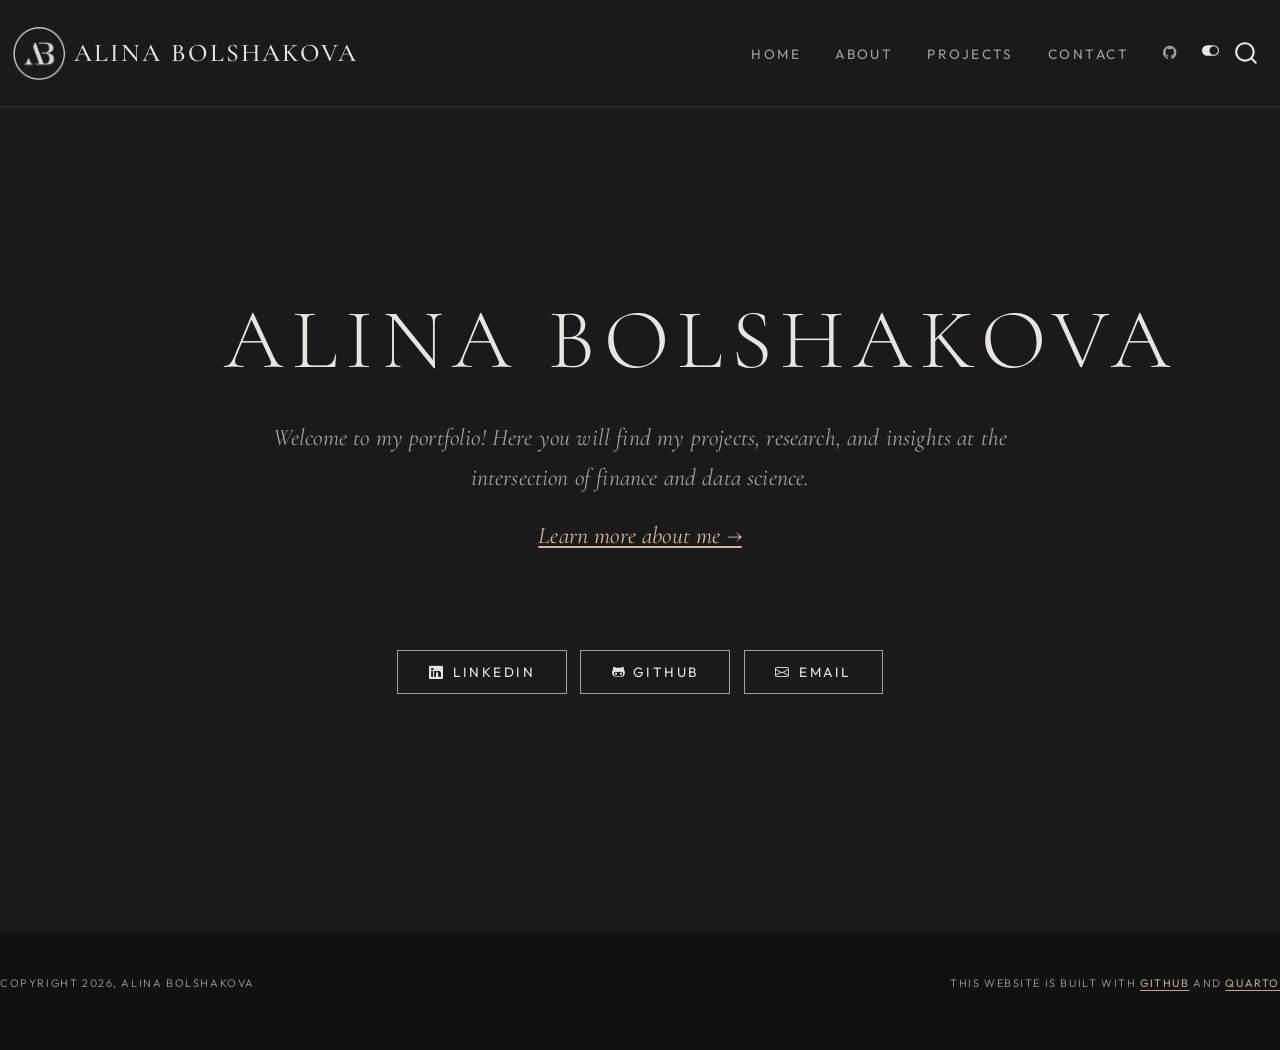
<file: docs/index.html>
<!DOCTYPE html>
<html xmlns="http://www.w3.org/1999/xhtml" lang="en" xml:lang="en"><head>

<meta charset="utf-8">
<meta name="generator" content="quarto-1.9.36">

<meta name="viewport" content="width=device-width, initial-scale=1.0, user-scalable=yes">


<title>Alina Bolshakova</title>
<style>
/* Default styles provided by pandoc.
** See https://pandoc.org/MANUAL.html#variables-for-html for config info.
*/
code{white-space: pre-wrap;}
span.smallcaps{font-variant: small-caps;}
div.columns{display: flex; gap: min(4vw, 1.5em);}
div.column{flex: auto; overflow-x: auto;}
div.hanging-indent{margin-left: 1.5em; text-indent: -1.5em;}
ul.task-list{list-style: none;}
ul.task-list li input[type="checkbox"] {
  width: 0.8em;
  margin: 0 0.8em 0.2em -1em; /* quarto-specific, see https://github.com/quarto-dev/quarto-cli/issues/4556 */ 
  vertical-align: middle;
}
</style>


<script src="site_libs/quarto-nav/quarto-nav.js"></script>
<script src="site_libs/quarto-nav/headroom.min.js"></script>
<script src="site_libs/clipboard/clipboard.min.js"></script>
<script src="site_libs/quarto-search/autocomplete.umd.js"></script>
<script src="site_libs/quarto-search/fuse.min.js"></script>
<script src="site_libs/quarto-search/quarto-search.js"></script>
<meta name="quarto:offset" content="./">
<link href="./images/favicon-32x32.png" rel="icon" type="image/png">
<script src="site_libs/quarto-html/quarto.js" type="module"></script>
<script src="site_libs/quarto-html/tabsets/tabsets.js" type="module"></script>
<script src="site_libs/quarto-html/popper.min.js"></script>
<script src="site_libs/quarto-html/tippy.umd.min.js"></script>
<link href="site_libs/quarto-html/tippy.css" rel="stylesheet">
<link href="site_libs/quarto-html/quarto-syntax-highlighting-845c23b38eaddc0f92fda52bfe77a8c8.css" rel="stylesheet" class="quarto-color-scheme" id="quarto-text-highlighting-styles">
<link href="site_libs/quarto-html/quarto-syntax-highlighting-dark-f418161beb48e0141c760e455f12af2c.css" rel="stylesheet" class="quarto-color-scheme quarto-color-alternate" id="quarto-text-highlighting-styles">
<script src="site_libs/bootstrap/bootstrap.min.js"></script>
<link href="site_libs/bootstrap/bootstrap-icons.css" rel="stylesheet">
<link href="site_libs/bootstrap/bootstrap-83a77434e199faefe5cae36e057cf923.min.css" rel="stylesheet" append-hash="true" class="quarto-color-scheme" id="quarto-bootstrap" data-mode="light">
<link href="site_libs/bootstrap/bootstrap-dark-666e0439b130087d76f5d3e50e39966d.min.css" rel="stylesheet" append-hash="true" class="quarto-color-scheme quarto-color-alternate" id="quarto-bootstrap" data-mode="dark">
<link href="site_libs/quarto-contrib/fontawesome6-6.7.2/all.min.css" rel="stylesheet">
<link href="site_libs/quarto-contrib/fontawesome6-6.7.2/latex-fontsize.css" rel="stylesheet">
<script id="quarto-search-options" type="application/json">{
  "location": "navbar",
  "copy-button": false,
  "collapse-after": 3,
  "panel-placement": "end",
  "type": "overlay",
  "limit": 50,
  "keyboard-shortcut": [
    "f",
    "/",
    "s"
  ],
  "show-item-context": false,
  "language": {
    "search-no-results-text": "No results",
    "search-matching-documents-text": "matching documents",
    "search-copy-link-title": "Copy link to search",
    "search-hide-matches-text": "Hide additional matches",
    "search-more-match-text": "more match in this document",
    "search-more-matches-text": "more matches in this document",
    "search-clear-button-title": "Clear",
    "search-text-placeholder": "",
    "search-detached-cancel-button-title": "Cancel",
    "search-submit-button-title": "Submit",
    "search-label": "Search"
  }
}</script>


</head>

<body class="nav-fixed fullcontent quarto-dark"><script id="quarto-html-before-body" type="application/javascript">
    const toggleBodyColorMode = (bsSheetEl) => {
      const mode = bsSheetEl.getAttribute("data-mode");
      const bodyEl = window.document.querySelector("body");
      if (mode === "dark") {
        bodyEl.classList.add("quarto-dark");
        bodyEl.classList.remove("quarto-light");
      } else {
        bodyEl.classList.add("quarto-light");
        bodyEl.classList.remove("quarto-dark");
      }
    }
    const toggleBodyColorPrimary = () => {
      const bsSheetEl = window.document.querySelector("link#quarto-bootstrap:not([rel=disabled-stylesheet])");
      if (bsSheetEl) {
        toggleBodyColorMode(bsSheetEl);
      }
    }
    const setColorSchemeToggle = (alternate) => {
      const toggles = window.document.querySelectorAll('.quarto-color-scheme-toggle');
      for (let i=0; i < toggles.length; i++) {
        const toggle = toggles[i];
        if (toggle) {
          if (alternate) {
            toggle.classList.add("alternate");
          } else {
            toggle.classList.remove("alternate");
          }
        }
      }
    };
    const toggleColorMode = (alternate) => {
      // Switch the stylesheets
      const primaryStylesheets = window.document.querySelectorAll('link.quarto-color-scheme:not(.quarto-color-alternate)');
      const alternateStylesheets = window.document.querySelectorAll('link.quarto-color-scheme.quarto-color-alternate');
      manageTransitions('#quarto-margin-sidebar .nav-link', false);
      if (alternate) {
        // note: dark is layered on light, we don't disable primary!
        enableStylesheet(alternateStylesheets);
        for (const sheetNode of alternateStylesheets) {
          if (sheetNode.id === "quarto-bootstrap") {
            toggleBodyColorMode(sheetNode);
          }
        }
      } else {
        disableStylesheet(alternateStylesheets);
        enableStylesheet(primaryStylesheets)
        toggleBodyColorPrimary();
      }
      manageTransitions('#quarto-margin-sidebar .nav-link', true);
      // Switch the toggles
      setColorSchemeToggle(alternate)
      // Hack to workaround the fact that safari doesn't
      // properly recolor the scrollbar when toggling (#1455)
      if (navigator.userAgent.indexOf('Safari') > 0 && navigator.userAgent.indexOf('Chrome') == -1) {
        manageTransitions("body", false);
        window.scrollTo(0, 1);
        setTimeout(() => {
          window.scrollTo(0, 0);
          manageTransitions("body", true);
        }, 40);
      }
    }
    const disableStylesheet = (stylesheets) => {
      for (let i=0; i < stylesheets.length; i++) {
        const stylesheet = stylesheets[i];
        stylesheet.rel = 'disabled-stylesheet';
      }
    }
    const enableStylesheet = (stylesheets) => {
      for (let i=0; i < stylesheets.length; i++) {
        const stylesheet = stylesheets[i];
        if(stylesheet.rel !== 'stylesheet') { // for Chrome, which will still FOUC without this check
          stylesheet.rel = 'stylesheet';
        }
      }
    }
    const manageTransitions = (selector, allowTransitions) => {
      const els = window.document.querySelectorAll(selector);
      for (let i=0; i < els.length; i++) {
        const el = els[i];
        if (allowTransitions) {
          el.classList.remove('notransition');
        } else {
          el.classList.add('notransition');
        }
      }
    }
    const isFileUrl = () => {
      return window.location.protocol === 'file:';
    }
    const hasAlternateSentinel = () => {
      let styleSentinel = getColorSchemeSentinel();
      if (styleSentinel !== null) {
        return styleSentinel === "alternate";
      } else {
        return false;
      }
    }
    const setStyleSentinel = (alternate) => {
      const value = alternate ? "alternate" : "default";
      if (!isFileUrl()) {
        window.localStorage.setItem("quarto-color-scheme", value);
      } else {
        localAlternateSentinel = value;
      }
    }
    const getColorSchemeSentinel = () => {
      if (!isFileUrl()) {
        const storageValue = window.localStorage.getItem("quarto-color-scheme");
        return storageValue != null ? storageValue : localAlternateSentinel;
      } else {
        return localAlternateSentinel;
      }
    }
    const toggleGiscusIfUsed = (isAlternate, darkModeDefault) => {
      const baseTheme = document.querySelector('#giscus-base-theme')?.value ?? 'light';
      const alternateTheme = document.querySelector('#giscus-alt-theme')?.value ?? 'dark';
      let newTheme = '';
      if(authorPrefersDark) {
        newTheme = isAlternate ? baseTheme : alternateTheme;
      } else {
        newTheme = isAlternate ? alternateTheme : baseTheme;
      }
      const changeGiscusTheme = () => {
        // From: https://github.com/giscus/giscus/issues/336
        const sendMessage = (message) => {
          const iframe = document.querySelector('iframe.giscus-frame');
          if (!iframe) return;
          iframe.contentWindow.postMessage({ giscus: message }, 'https://giscus.app');
        }
        sendMessage({
          setConfig: {
            theme: newTheme
          }
        });
      }
      const isGiscussLoaded = window.document.querySelector('iframe.giscus-frame') !== null;
      if (isGiscussLoaded) {
        changeGiscusTheme();
      }
    };
    const authorPrefersDark = true;
    const darkModeDefault = authorPrefersDark;
    let localAlternateSentinel = darkModeDefault ? 'alternate' : 'default';
    // Dark / light mode switch
    window.quartoToggleColorScheme = () => {
      // Read the current dark / light value
      let toAlternate = !hasAlternateSentinel();
      toggleColorMode(toAlternate);
      setStyleSentinel(toAlternate);
      toggleGiscusIfUsed(toAlternate, darkModeDefault);
      window.dispatchEvent(new Event('resize'));
    };
    // Switch to dark mode if need be
    if (hasAlternateSentinel()) {
      toggleColorMode(true);
    } else {
      toggleColorMode(false);
    }
  </script>

<div id="quarto-search-results"></div>
  <header id="quarto-header" class="headroom fixed-top">
    <nav class="navbar navbar-expand-lg " data-bs-theme="dark">
      <div class="navbar-container container-fluid">
      <div class="navbar-brand-container mx-auto">
    <a href="./index.html" class="navbar-brand navbar-brand-logo">
    <img src="./images/logo.png" alt="" class="navbar-logo light-content">
    <img src="./images/logo.png" alt="" class="navbar-logo dark-content">
    </a>
    <a class="navbar-brand" href="./index.html">
    <span class="navbar-title">Alina Bolshakova</span>
    </a>
  </div>
            <div id="quarto-search" class="" title="Search"></div>
          <button class="navbar-toggler" type="button" data-bs-toggle="collapse" data-bs-target="#navbarCollapse" aria-controls="navbarCollapse" role="menu" aria-expanded="false" aria-label="Toggle navigation" onclick="if (window.quartoToggleHeadroom) { window.quartoToggleHeadroom(); }">
  <span class="navbar-toggler-icon"></span>
</button>
          <div class="collapse navbar-collapse" id="navbarCollapse">
            <ul class="navbar-nav navbar-nav-scroll ms-auto">
  <li class="nav-item">
    <a class="nav-link active" href="./index.html" aria-current="page"> 
<span class="menu-text">Home</span></a>
  </li>  
  <li class="nav-item">
    <a class="nav-link" href="./about.html"> 
<span class="menu-text">About</span></a>
  </li>  
  <li class="nav-item">
    <a class="nav-link" href="./projects/index.html"> 
<span class="menu-text">Projects</span></a>
  </li>  
  <li class="nav-item">
    <a class="nav-link" href="./contact.html"> 
<span class="menu-text">Contact</span></a>
  </li>  
  <li class="nav-item compact">
    <a class="nav-link" href="https://github.com/AyaBlck" target="_blank"> <i class="bi bi-github" role="img">
</i> 
<span class="menu-text"></span></a>
  </li>  
</ul>
          </div> <!-- /navcollapse -->
            <div class="quarto-navbar-tools">
  <a href="" class="quarto-color-scheme-toggle quarto-navigation-tool  px-1" onclick="window.quartoToggleColorScheme(); return false;" title="Toggle dark mode"><i class="bi"></i></a>
</div>
      </div> <!-- /container-fluid -->
    </nav>
</header>
<!-- content -->
<div id="quarto-content" class="quarto-container page-columns page-rows-contents page-layout-article page-navbar">
<!-- sidebar -->
<!-- margin-sidebar -->
    
<!-- main -->
<div class="quarto-about-broadside column-page">
  <div class="about-main">
    <div class="about-entity" style="background-image: url('')"></div>
    <div class="about-contents"><header id="title-block-header" class="quarto-title-block default">
<div class="quarto-title">
<h1 class="title">Alina Bolshakova</h1>
</div>
<div class="quarto-title-meta">
  </div>
</header><main class="content" id="quarto-document-content">

<p>Welcome to my portfolio! Here you will find my projects, research, and insights at the intersection of finance and data science.</p>
<p><a href="./about.html">Learn more about me →</a></p>


</main></div>
  </div>
  <div class="about-links">
  <a href="https://www.linkedin.com/in/alina-bolshakova/" class="about-link" rel="" target="_blank">
    <i class="bi bi-linkedin"></i>
     <span class="about-link-text">LinkedIn</span>
  </a>
  <a href="https://github.com/AyaBlck" class="about-link" rel="" target="_blank">
     <span class="about-link-text"><i class="fa-brands fa-github-alt" aria-label="github-alt"></i> GitHub</span>
  </a>
  <a href="mailto:alinabolshakovaa@gmail.com" class="about-link" rel="" target="">
    <i class="bi bi-envelope"></i>
     <span class="about-link-text">Email</span>
  </a>
</div>
</div>
 <!-- /main -->
<script id="quarto-html-after-body" type="application/javascript">
  window.document.addEventListener("DOMContentLoaded", function (event) {
    // Ensure there is a toggle, if there isn't float one in the top right
    if (window.document.querySelector('.quarto-color-scheme-toggle') === null) {
      const a = window.document.createElement('a');
      a.classList.add('top-right');
      a.classList.add('quarto-color-scheme-toggle');
      a.href = "";
      a.onclick = function() { try { window.quartoToggleColorScheme(); } catch {} return false; };
      const i = window.document.createElement("i");
      i.classList.add('bi');
      a.appendChild(i);
      window.document.body.appendChild(a);
    }
    setColorSchemeToggle(hasAlternateSentinel())
    const isCodeAnnotation = (el) => {
      for (const clz of el.classList) {
        if (clz.startsWith('code-annotation-')) {                     
          return true;
        }
      }
      return false;
    }
    const onCopySuccess = function(e) {
      // button target
      const button = e.trigger;
      // don't keep focus
      button.blur();
      // flash "checked"
      button.classList.add('code-copy-button-checked');
      var currentTitle = button.getAttribute("title");
      button.setAttribute("title", "Copied!");
      let tooltip;
      if (window.bootstrap) {
        button.setAttribute("data-bs-toggle", "tooltip");
        button.setAttribute("data-bs-placement", "left");
        button.setAttribute("data-bs-title", "Copied!");
        tooltip = new bootstrap.Tooltip(button, 
          { trigger: "manual", 
            customClass: "code-copy-button-tooltip",
            offset: [0, -8]});
        tooltip.show();    
      }
      setTimeout(function() {
        if (tooltip) {
          tooltip.hide();
          button.removeAttribute("data-bs-title");
          button.removeAttribute("data-bs-toggle");
          button.removeAttribute("data-bs-placement");
        }
        button.setAttribute("title", currentTitle);
        button.classList.remove('code-copy-button-checked');
      }, 1000);
      // clear code selection
      e.clearSelection();
    }
    const getTextToCopy = function(trigger) {
      const outerScaffold = trigger.parentElement.cloneNode(true);
      const codeEl = outerScaffold.querySelector('code');
      for (const childEl of codeEl.children) {
        if (isCodeAnnotation(childEl)) {
          childEl.remove();
        }
      }
      return codeEl.innerText;
    }
    const clipboard = new window.ClipboardJS('.code-copy-button:not([data-in-quarto-modal])', {
      text: getTextToCopy
    });
    clipboard.on('success', onCopySuccess);
    if (window.document.getElementById('quarto-embedded-source-code-modal')) {
      const clipboardModal = new window.ClipboardJS('.code-copy-button[data-in-quarto-modal]', {
        text: getTextToCopy,
        container: window.document.getElementById('quarto-embedded-source-code-modal')
      });
      clipboardModal.on('success', onCopySuccess);
    }
      var localhostRegex = new RegExp(/^(?:http|https):\/\/localhost\:?[0-9]*\//);
      var mailtoRegex = new RegExp(/^mailto:/);
        var filterRegex = new RegExp("https:\/\/ayablck\.github\.io");
      var isInternal = (href) => {
          return filterRegex.test(href) || localhostRegex.test(href) || mailtoRegex.test(href);
      }
      // Inspect non-navigation links and adorn them if external
     var links = window.document.querySelectorAll('a[href]:not(.nav-link):not(.navbar-brand):not(.toc-action):not(.sidebar-link):not(.sidebar-item-toggle):not(.pagination-link):not(.no-external):not([aria-hidden]):not(.dropdown-item):not(.quarto-navigation-tool):not(.about-link)');
      for (var i=0; i<links.length; i++) {
        const link = links[i];
        if (!isInternal(link.href)) {
          // undo the damage that might have been done by quarto-nav.js in the case of
          // links that we want to consider external
          if (link.dataset.originalHref !== undefined) {
            link.href = link.dataset.originalHref;
          }
        }
      }
    function tippyHover(el, contentFn, onTriggerFn, onUntriggerFn) {
      const config = {
        allowHTML: true,
        maxWidth: 500,
        delay: 100,
        arrow: false,
        appendTo: function(el) {
            return el.parentElement;
        },
        interactive: true,
        interactiveBorder: 10,
        theme: 'quarto',
        placement: 'bottom-start',
      };
      if (contentFn) {
        config.content = contentFn;
      }
      if (onTriggerFn) {
        config.onTrigger = onTriggerFn;
      }
      if (onUntriggerFn) {
        config.onUntrigger = onUntriggerFn;
      }
      window.tippy(el, config); 
    }
    const noterefs = window.document.querySelectorAll('a[role="doc-noteref"]');
    for (var i=0; i<noterefs.length; i++) {
      const ref = noterefs[i];
      tippyHover(ref, function() {
        // use id or data attribute instead here
        let href = ref.getAttribute('data-footnote-href') || ref.getAttribute('href');
        try { href = new URL(href).hash; } catch {}
        const id = href.replace(/^#\/?/, "");
        const note = window.document.getElementById(id);
        if (note) {
          return note.innerHTML;
        } else {
          return "";
        }
      });
    }
    const xrefs = window.document.querySelectorAll('a.quarto-xref');
    const processXRef = (id, note) => {
      // Strip column container classes
      const stripColumnClz = (el) => {
        el.classList.remove("page-full", "page-columns");
        if (el.children) {
          for (const child of el.children) {
            stripColumnClz(child);
          }
        }
      }
      stripColumnClz(note)
      if (id === null || id.startsWith('sec-')) {
        // Special case sections, only their first couple elements
        const container = document.createElement("div");
        if (note.children && note.children.length > 2) {
          container.appendChild(note.children[0].cloneNode(true));
          for (let i = 1; i < note.children.length; i++) {
            const child = note.children[i];
            if (child.tagName === "P" && child.innerText === "") {
              continue;
            } else {
              container.appendChild(child.cloneNode(true));
              break;
            }
          }
          if (window.Quarto?.typesetMath) {
            window.Quarto.typesetMath(container);
          }
          return container.innerHTML
        } else {
          if (window.Quarto?.typesetMath) {
            window.Quarto.typesetMath(note);
          }
          return note.innerHTML;
        }
      } else {
        // Remove any anchor links if they are present
        const anchorLink = note.querySelector('a.anchorjs-link');
        if (anchorLink) {
          anchorLink.remove();
        }
        if (window.Quarto?.typesetMath) {
          window.Quarto.typesetMath(note);
        }
        if (note.classList.contains("callout")) {
          return note.outerHTML;
        } else {
          return note.innerHTML;
        }
      }
    }
    for (var i=0; i<xrefs.length; i++) {
      const xref = xrefs[i];
      tippyHover(xref, undefined, function(instance) {
        instance.disable();
        let url = xref.getAttribute('href');
        let hash = undefined; 
        if (url.startsWith('#')) {
          hash = url;
        } else {
          try { hash = new URL(url).hash; } catch {}
        }
        if (hash) {
          const id = hash.replace(/^#\/?/, "");
          const note = window.document.getElementById(id);
          if (note !== null) {
            try {
              const html = processXRef(id, note.cloneNode(true));
              instance.setContent(html);
            } finally {
              instance.enable();
              instance.show();
            }
          } else {
            // See if we can fetch this
            fetch(url.split('#')[0])
            .then(res => res.text())
            .then(html => {
              const parser = new DOMParser();
              const htmlDoc = parser.parseFromString(html, "text/html");
              const note = htmlDoc.getElementById(id);
              if (note !== null) {
                const html = processXRef(id, note);
                instance.setContent(html);
              } 
            }).finally(() => {
              instance.enable();
              instance.show();
            });
          }
        } else {
          // See if we can fetch a full url (with no hash to target)
          // This is a special case and we should probably do some content thinning / targeting
          fetch(url)
          .then(res => res.text())
          .then(html => {
            const parser = new DOMParser();
            const htmlDoc = parser.parseFromString(html, "text/html");
            const note = htmlDoc.querySelector('main.content');
            if (note !== null) {
              // This should only happen for chapter cross references
              // (since there is no id in the URL)
              // remove the first header
              if (note.children.length > 0 && note.children[0].tagName === "HEADER") {
                note.children[0].remove();
              }
              const html = processXRef(null, note);
              instance.setContent(html);
            } 
          }).finally(() => {
            instance.enable();
            instance.show();
          });
        }
      }, function(instance) {
      });
    }
        let selectedAnnoteEl;
        const selectorForAnnotation = ( cell, annotation) => {
          let cellAttr = 'data-code-cell="' + cell + '"';
          let lineAttr = 'data-code-annotation="' +  annotation + '"';
          const selector = 'span[' + cellAttr + '][' + lineAttr + ']';
          return selector;
        }
        const selectCodeLines = (annoteEl) => {
          const doc = window.document;
          const targetCell = annoteEl.getAttribute("data-target-cell");
          const targetAnnotation = annoteEl.getAttribute("data-target-annotation");
          const annoteSpan = window.document.querySelector(selectorForAnnotation(targetCell, targetAnnotation));
          const lines = annoteSpan.getAttribute("data-code-lines").split(",");
          const lineIds = lines.map((line) => {
            return targetCell + "-" + line;
          })
          let top = null;
          let height = null;
          let parent = null;
          if (lineIds.length > 0) {
              //compute the position of the single el (top and bottom and make a div)
              const el = window.document.getElementById(lineIds[0]);
              top = el.offsetTop;
              height = el.offsetHeight;
              parent = el.parentElement.parentElement;
            if (lineIds.length > 1) {
              const lastEl = window.document.getElementById(lineIds[lineIds.length - 1]);
              const bottom = lastEl.offsetTop + lastEl.offsetHeight;
              height = bottom - top;
            }
            if (top !== null && height !== null && parent !== null) {
              // cook up a div (if necessary) and position it 
              let div = window.document.getElementById("code-annotation-line-highlight");
              if (div === null) {
                div = window.document.createElement("div");
                div.setAttribute("id", "code-annotation-line-highlight");
                div.style.position = 'absolute';
                parent.appendChild(div);
              }
              div.style.top = top - 2 + "px";
              div.style.height = height + 4 + "px";
              div.style.left = 0;
              let gutterDiv = window.document.getElementById("code-annotation-line-highlight-gutter");
              if (gutterDiv === null) {
                gutterDiv = window.document.createElement("div");
                gutterDiv.setAttribute("id", "code-annotation-line-highlight-gutter");
                gutterDiv.style.position = 'absolute';
                const codeCell = window.document.getElementById(targetCell);
                const gutter = codeCell.querySelector('.code-annotation-gutter');
                gutter.appendChild(gutterDiv);
              }
              gutterDiv.style.top = top - 2 + "px";
              gutterDiv.style.height = height + 4 + "px";
            }
            selectedAnnoteEl = annoteEl;
          }
        };
        const unselectCodeLines = () => {
          const elementsIds = ["code-annotation-line-highlight", "code-annotation-line-highlight-gutter"];
          elementsIds.forEach((elId) => {
            const div = window.document.getElementById(elId);
            if (div) {
              div.remove();
            }
          });
          selectedAnnoteEl = undefined;
        };
          // Handle positioning of the toggle
      window.addEventListener(
        "resize",
        throttle(() => {
          elRect = undefined;
          if (selectedAnnoteEl) {
            selectCodeLines(selectedAnnoteEl);
          }
        }, 10)
      );
      function throttle(fn, ms) {
      let throttle = false;
      let timer;
        return (...args) => {
          if(!throttle) { // first call gets through
              fn.apply(this, args);
              throttle = true;
          } else { // all the others get throttled
              if(timer) clearTimeout(timer); // cancel #2
              timer = setTimeout(() => {
                fn.apply(this, args);
                timer = throttle = false;
              }, ms);
          }
        };
      }
        // Attach click handler to the DT
        const annoteDls = window.document.querySelectorAll('dt[data-target-cell]');
        for (const annoteDlNode of annoteDls) {
          annoteDlNode.addEventListener('click', (event) => {
            const clickedEl = event.target;
            if (clickedEl !== selectedAnnoteEl) {
              unselectCodeLines();
              const activeEl = window.document.querySelector('dt[data-target-cell].code-annotation-active');
              if (activeEl) {
                activeEl.classList.remove('code-annotation-active');
              }
              selectCodeLines(clickedEl);
              clickedEl.classList.add('code-annotation-active');
            } else {
              // Unselect the line
              unselectCodeLines();
              clickedEl.classList.remove('code-annotation-active');
            }
          });
        }
    const findCites = (el) => {
      const parentEl = el.parentElement;
      if (parentEl) {
        const cites = parentEl.dataset.cites;
        if (cites) {
          return {
            el,
            cites: cites.split(' ')
          };
        } else {
          return findCites(el.parentElement)
        }
      } else {
        return undefined;
      }
    };
    var bibliorefs = window.document.querySelectorAll('a[role="doc-biblioref"]');
    for (var i=0; i<bibliorefs.length; i++) {
      const ref = bibliorefs[i];
      const citeInfo = findCites(ref);
      if (citeInfo) {
        tippyHover(citeInfo.el, function() {
          var popup = window.document.createElement('div');
          citeInfo.cites.forEach(function(cite) {
            var citeDiv = window.document.createElement('div');
            citeDiv.classList.add('hanging-indent');
            citeDiv.classList.add('csl-entry');
            var biblioDiv = window.document.getElementById('ref-' + cite);
            if (biblioDiv) {
              citeDiv.innerHTML = biblioDiv.innerHTML;
            }
            popup.appendChild(citeDiv);
          });
          return popup.innerHTML;
        });
      }
    }
  });
  </script>
</div> <!-- /content -->
<footer class="footer">
  <div class="nav-footer">
    <div class="nav-footer-left">
<p>Copyright 2026, Alina Bolshakova</p>
</div>   
    <div class="nav-footer-center">
      &nbsp;
    </div>
    <div class="nav-footer-right">
<p>This website is built with <a href="https://github.com/AyaBlck/AyaBlck.github.io" target="_blank">GitHub</a> and <a href="https://quarto.org/" target="_blank">Quarto</a></p>
</div>
  </div>
</footer>




</body></html>
</file>
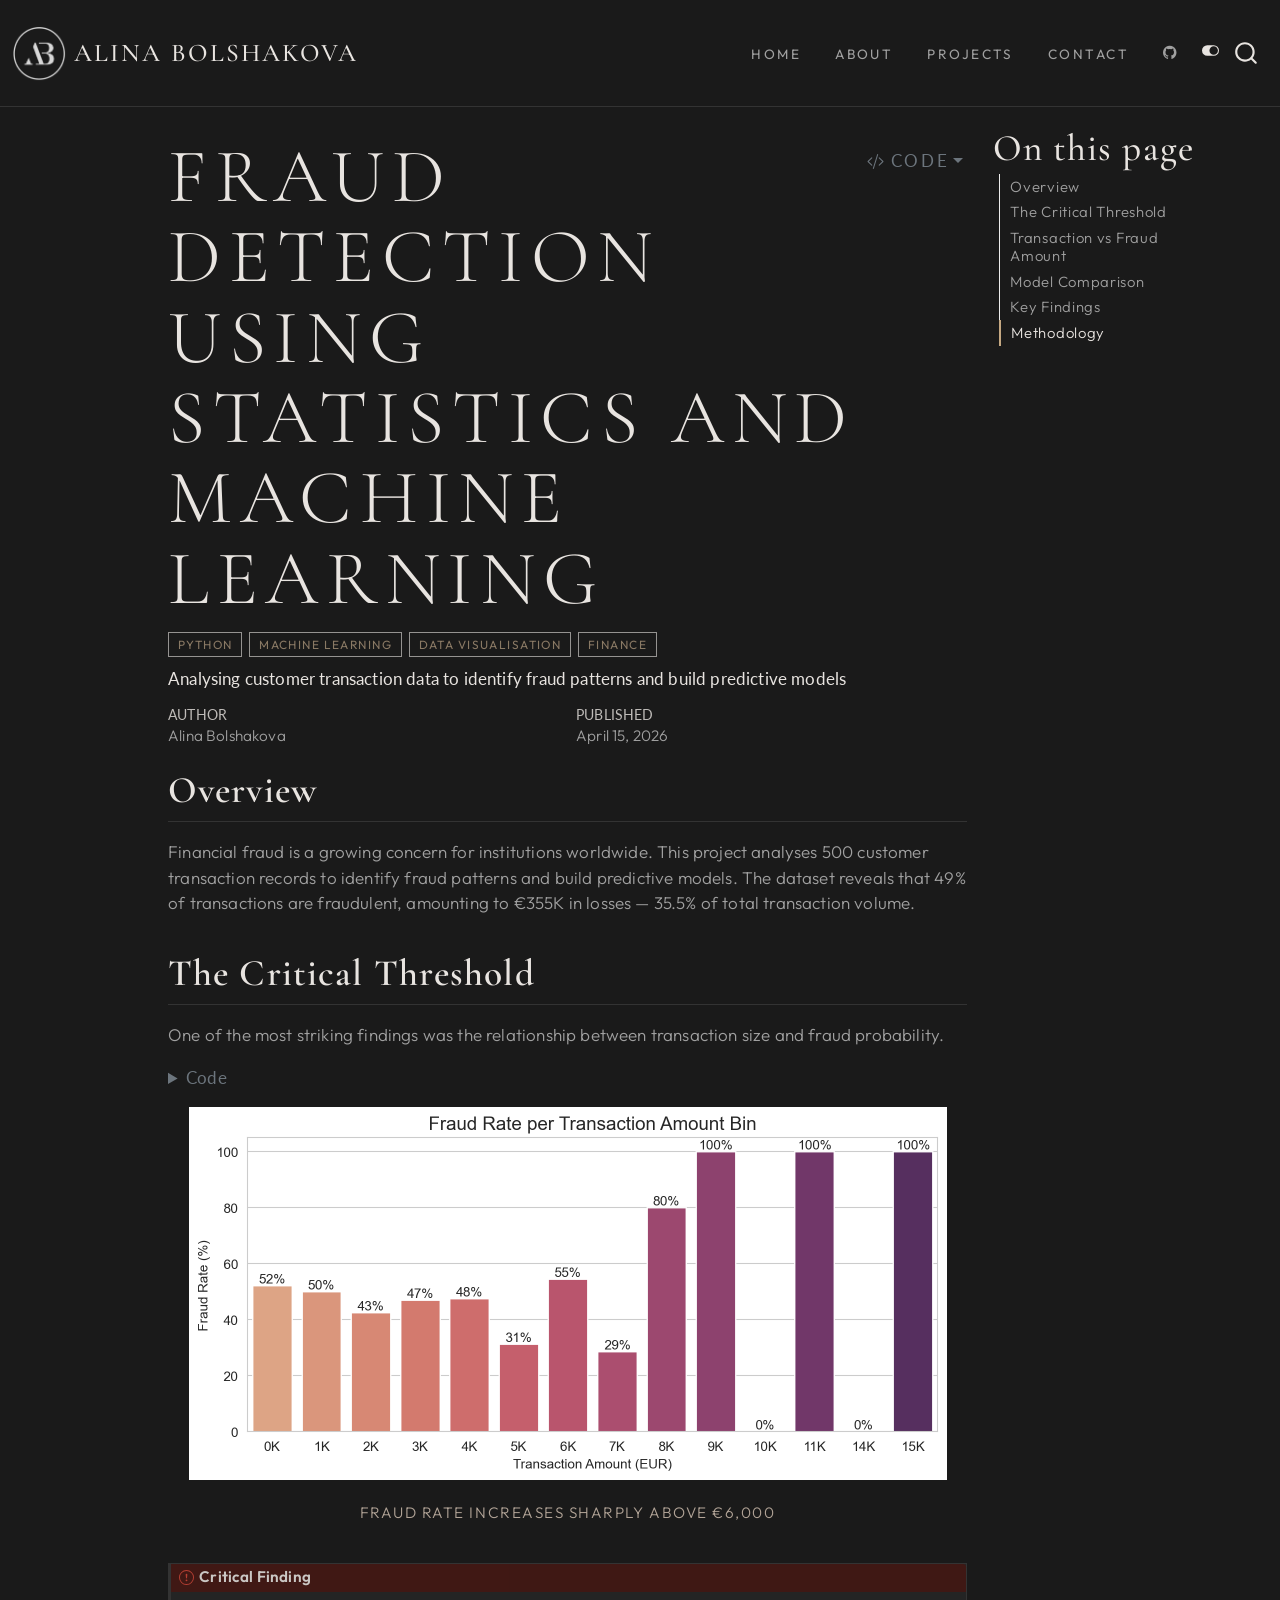
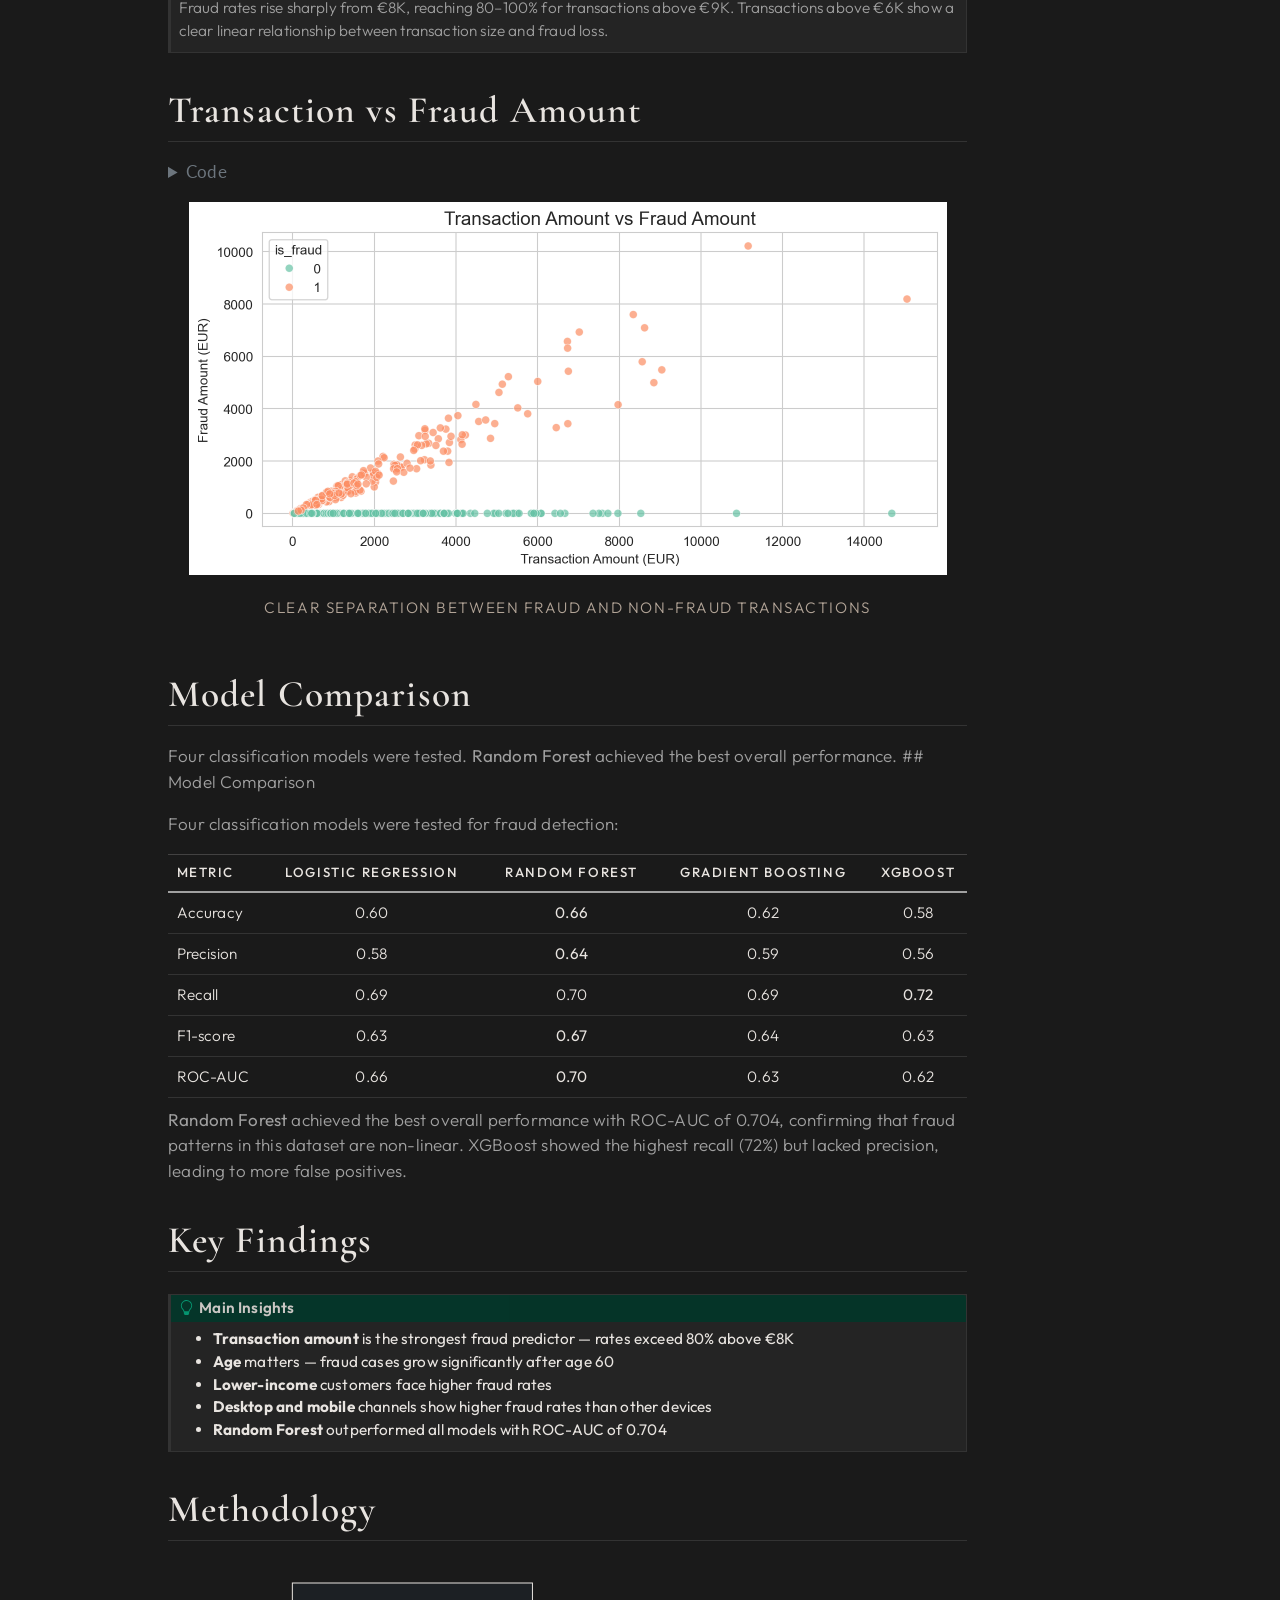
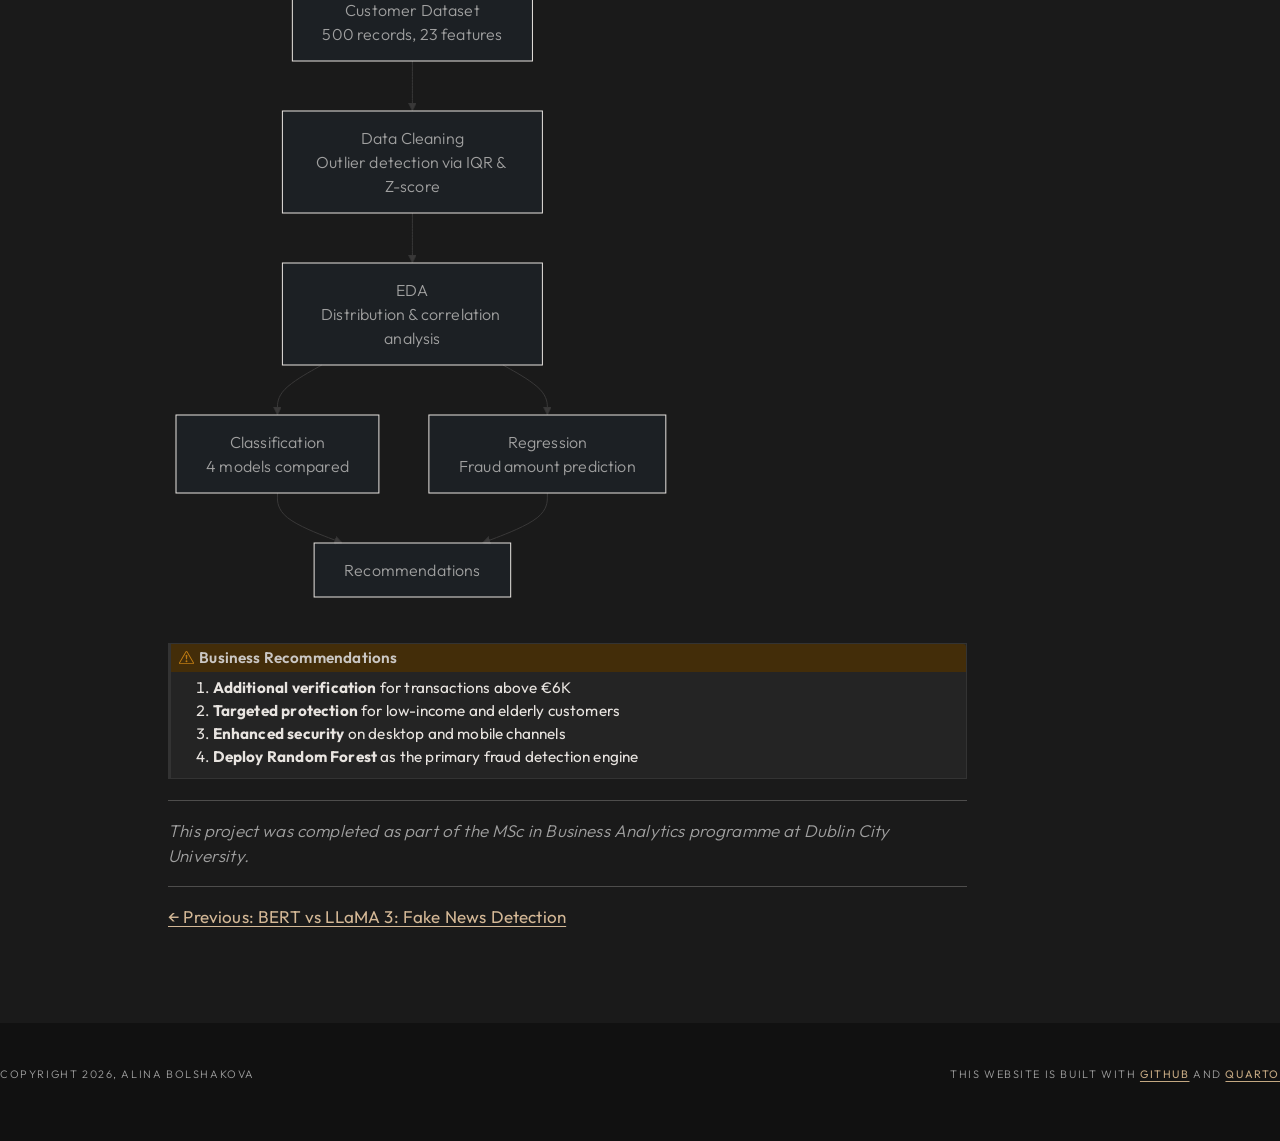
<file: docs/projects/list/project_3/index.html>
<!DOCTYPE html>
<html xmlns="http://www.w3.org/1999/xhtml" lang="en" xml:lang="en"><head>

<meta charset="utf-8">
<meta name="generator" content="quarto-1.9.36">

<meta name="viewport" content="width=device-width, initial-scale=1.0, user-scalable=yes">

<meta name="author" content="Alina Bolshakova">
<meta name="dcterms.date" content="2026-04-15">
<meta name="description" content="Analysing customer transaction data to identify fraud patterns and build predictive models">

<title>Fraud Detection Using Statistics and Machine Learning – Alina Bolshakova</title>
<style>
/* Default styles provided by pandoc.
** See https://pandoc.org/MANUAL.html#variables-for-html for config info.
*/
code{white-space: pre-wrap;}
span.smallcaps{font-variant: small-caps;}
div.columns{display: flex; gap: min(4vw, 1.5em);}
div.column{flex: auto; overflow-x: auto;}
div.hanging-indent{margin-left: 1.5em; text-indent: -1.5em;}
ul.task-list{list-style: none;}
ul.task-list li input[type="checkbox"] {
  width: 0.8em;
  margin: 0 0.8em 0.2em -1em; /* quarto-specific, see https://github.com/quarto-dev/quarto-cli/issues/4556 */ 
  vertical-align: middle;
}
/* CSS for syntax highlighting */
html { -webkit-text-size-adjust: 100%; }
pre > code.sourceCode { white-space: pre; position: relative; }
pre > code.sourceCode > span { display: inline-block; line-height: 1.25; }
pre > code.sourceCode > span:empty { height: 1.2em; }
.sourceCode { overflow: visible; }
code.sourceCode > span { color: inherit; text-decoration: inherit; }
div.sourceCode { margin: 1em 0; }
pre.sourceCode { margin: 0; }
@media screen {
div.sourceCode { overflow: auto; }
}
@media print {
pre > code.sourceCode { white-space: pre-wrap; }
pre > code.sourceCode > span { text-indent: -5em; padding-left: 5em; }
}
pre.numberSource code
  { counter-reset: source-line 0; }
pre.numberSource code > span
  { position: relative; left: -4em; counter-increment: source-line; }
pre.numberSource code > span > a:first-child::before
  { content: counter(source-line);
    position: relative; left: -1em; text-align: right; vertical-align: baseline;
    border: none; display: inline-block;
    -webkit-touch-callout: none; -webkit-user-select: none;
    -khtml-user-select: none; -moz-user-select: none;
    -ms-user-select: none; user-select: none;
    padding: 0 4px; width: 4em;
  }
pre.numberSource { margin-left: 3em;  padding-left: 4px; }
div.sourceCode
  {   }
@media screen {
pre > code.sourceCode > span > a:first-child::before { text-decoration: underline; }
}
</style>


<script src="../../../site_libs/quarto-nav/quarto-nav.js"></script>
<script src="../../../site_libs/quarto-nav/headroom.min.js"></script>
<script src="../../../site_libs/clipboard/clipboard.min.js"></script>
<script src="../../../site_libs/quarto-search/autocomplete.umd.js"></script>
<script src="../../../site_libs/quarto-search/fuse.min.js"></script>
<script src="../../../site_libs/quarto-search/quarto-search.js"></script>
<meta name="quarto:offset" content="../../../">
<link href="../../../images/favicon-32x32.png" rel="icon" type="image/png">
<script src="../../../site_libs/quarto-html/quarto.js" type="module"></script>
<script src="../../../site_libs/quarto-html/tabsets/tabsets.js" type="module"></script>
<script src="../../../site_libs/quarto-html/popper.min.js"></script>
<script src="../../../site_libs/quarto-html/tippy.umd.min.js"></script>
<script src="../../../site_libs/quarto-html/anchor.min.js"></script>
<link href="../../../site_libs/quarto-html/tippy.css" rel="stylesheet">
<link href="../../../site_libs/quarto-html/quarto-syntax-highlighting-845c23b38eaddc0f92fda52bfe77a8c8.css" rel="stylesheet" class="quarto-color-scheme" id="quarto-text-highlighting-styles">
<link href="../../../site_libs/quarto-html/quarto-syntax-highlighting-dark-f418161beb48e0141c760e455f12af2c.css" rel="stylesheet" class="quarto-color-scheme quarto-color-alternate" id="quarto-text-highlighting-styles">
<script src="../../../site_libs/bootstrap/bootstrap.min.js"></script>
<link href="../../../site_libs/bootstrap/bootstrap-icons.css" rel="stylesheet">
<link href="../../../site_libs/bootstrap/bootstrap-83a77434e199faefe5cae36e057cf923.min.css" rel="stylesheet" append-hash="true" class="quarto-color-scheme" id="quarto-bootstrap" data-mode="light">
<link href="../../../site_libs/bootstrap/bootstrap-dark-666e0439b130087d76f5d3e50e39966d.min.css" rel="stylesheet" append-hash="true" class="quarto-color-scheme quarto-color-alternate" id="quarto-bootstrap" data-mode="dark">
<script id="quarto-search-options" type="application/json">{
  "location": "navbar",
  "copy-button": false,
  "collapse-after": 3,
  "panel-placement": "end",
  "type": "overlay",
  "limit": 50,
  "keyboard-shortcut": [
    "f",
    "/",
    "s"
  ],
  "show-item-context": false,
  "language": {
    "search-no-results-text": "No results",
    "search-matching-documents-text": "matching documents",
    "search-copy-link-title": "Copy link to search",
    "search-hide-matches-text": "Hide additional matches",
    "search-more-match-text": "more match in this document",
    "search-more-matches-text": "more matches in this document",
    "search-clear-button-title": "Clear",
    "search-text-placeholder": "",
    "search-detached-cancel-button-title": "Cancel",
    "search-submit-button-title": "Submit",
    "search-label": "Search"
  }
}</script>
<script src="../../../site_libs/quarto-diagram/mermaid.min.js"></script>
<script src="../../../site_libs/quarto-diagram/mermaid-init.js"></script>
<link href="../../../site_libs/quarto-diagram/mermaid.css" rel="stylesheet">


</head>

<body class="nav-fixed quarto-dark"><script id="quarto-html-before-body" type="application/javascript">
    const toggleBodyColorMode = (bsSheetEl) => {
      const mode = bsSheetEl.getAttribute("data-mode");
      const bodyEl = window.document.querySelector("body");
      if (mode === "dark") {
        bodyEl.classList.add("quarto-dark");
        bodyEl.classList.remove("quarto-light");
      } else {
        bodyEl.classList.add("quarto-light");
        bodyEl.classList.remove("quarto-dark");
      }
    }
    const toggleBodyColorPrimary = () => {
      const bsSheetEl = window.document.querySelector("link#quarto-bootstrap:not([rel=disabled-stylesheet])");
      if (bsSheetEl) {
        toggleBodyColorMode(bsSheetEl);
      }
    }
    const setColorSchemeToggle = (alternate) => {
      const toggles = window.document.querySelectorAll('.quarto-color-scheme-toggle');
      for (let i=0; i < toggles.length; i++) {
        const toggle = toggles[i];
        if (toggle) {
          if (alternate) {
            toggle.classList.add("alternate");
          } else {
            toggle.classList.remove("alternate");
          }
        }
      }
    };
    const toggleColorMode = (alternate) => {
      // Switch the stylesheets
      const primaryStylesheets = window.document.querySelectorAll('link.quarto-color-scheme:not(.quarto-color-alternate)');
      const alternateStylesheets = window.document.querySelectorAll('link.quarto-color-scheme.quarto-color-alternate');
      manageTransitions('#quarto-margin-sidebar .nav-link', false);
      if (alternate) {
        // note: dark is layered on light, we don't disable primary!
        enableStylesheet(alternateStylesheets);
        for (const sheetNode of alternateStylesheets) {
          if (sheetNode.id === "quarto-bootstrap") {
            toggleBodyColorMode(sheetNode);
          }
        }
      } else {
        disableStylesheet(alternateStylesheets);
        enableStylesheet(primaryStylesheets)
        toggleBodyColorPrimary();
      }
      manageTransitions('#quarto-margin-sidebar .nav-link', true);
      // Switch the toggles
      setColorSchemeToggle(alternate)
      // Hack to workaround the fact that safari doesn't
      // properly recolor the scrollbar when toggling (#1455)
      if (navigator.userAgent.indexOf('Safari') > 0 && navigator.userAgent.indexOf('Chrome') == -1) {
        manageTransitions("body", false);
        window.scrollTo(0, 1);
        setTimeout(() => {
          window.scrollTo(0, 0);
          manageTransitions("body", true);
        }, 40);
      }
    }
    const disableStylesheet = (stylesheets) => {
      for (let i=0; i < stylesheets.length; i++) {
        const stylesheet = stylesheets[i];
        stylesheet.rel = 'disabled-stylesheet';
      }
    }
    const enableStylesheet = (stylesheets) => {
      for (let i=0; i < stylesheets.length; i++) {
        const stylesheet = stylesheets[i];
        if(stylesheet.rel !== 'stylesheet') { // for Chrome, which will still FOUC without this check
          stylesheet.rel = 'stylesheet';
        }
      }
    }
    const manageTransitions = (selector, allowTransitions) => {
      const els = window.document.querySelectorAll(selector);
      for (let i=0; i < els.length; i++) {
        const el = els[i];
        if (allowTransitions) {
          el.classList.remove('notransition');
        } else {
          el.classList.add('notransition');
        }
      }
    }
    const isFileUrl = () => {
      return window.location.protocol === 'file:';
    }
    const hasAlternateSentinel = () => {
      let styleSentinel = getColorSchemeSentinel();
      if (styleSentinel !== null) {
        return styleSentinel === "alternate";
      } else {
        return false;
      }
    }
    const setStyleSentinel = (alternate) => {
      const value = alternate ? "alternate" : "default";
      if (!isFileUrl()) {
        window.localStorage.setItem("quarto-color-scheme", value);
      } else {
        localAlternateSentinel = value;
      }
    }
    const getColorSchemeSentinel = () => {
      if (!isFileUrl()) {
        const storageValue = window.localStorage.getItem("quarto-color-scheme");
        return storageValue != null ? storageValue : localAlternateSentinel;
      } else {
        return localAlternateSentinel;
      }
    }
    const toggleGiscusIfUsed = (isAlternate, darkModeDefault) => {
      const baseTheme = document.querySelector('#giscus-base-theme')?.value ?? 'light';
      const alternateTheme = document.querySelector('#giscus-alt-theme')?.value ?? 'dark';
      let newTheme = '';
      if(authorPrefersDark) {
        newTheme = isAlternate ? baseTheme : alternateTheme;
      } else {
        newTheme = isAlternate ? alternateTheme : baseTheme;
      }
      const changeGiscusTheme = () => {
        // From: https://github.com/giscus/giscus/issues/336
        const sendMessage = (message) => {
          const iframe = document.querySelector('iframe.giscus-frame');
          if (!iframe) return;
          iframe.contentWindow.postMessage({ giscus: message }, 'https://giscus.app');
        }
        sendMessage({
          setConfig: {
            theme: newTheme
          }
        });
      }
      const isGiscussLoaded = window.document.querySelector('iframe.giscus-frame') !== null;
      if (isGiscussLoaded) {
        changeGiscusTheme();
      }
    };
    const authorPrefersDark = true;
    const darkModeDefault = authorPrefersDark;
    let localAlternateSentinel = darkModeDefault ? 'alternate' : 'default';
    // Dark / light mode switch
    window.quartoToggleColorScheme = () => {
      // Read the current dark / light value
      let toAlternate = !hasAlternateSentinel();
      toggleColorMode(toAlternate);
      setStyleSentinel(toAlternate);
      toggleGiscusIfUsed(toAlternate, darkModeDefault);
      window.dispatchEvent(new Event('resize'));
    };
    // Switch to dark mode if need be
    if (hasAlternateSentinel()) {
      toggleColorMode(true);
    } else {
      toggleColorMode(false);
    }
  </script>

<div id="quarto-search-results"></div>
  <header id="quarto-header" class="headroom fixed-top">
    <nav class="navbar navbar-expand-lg " data-bs-theme="dark">
      <div class="navbar-container container-fluid">
      <div class="navbar-brand-container mx-auto">
    <a href="../../../index.html" class="navbar-brand navbar-brand-logo">
    <img src="../../../images/logo.png" alt="" class="navbar-logo light-content">
    <img src="../../../images/logo.png" alt="" class="navbar-logo dark-content">
    </a>
    <a class="navbar-brand" href="../../../index.html">
    <span class="navbar-title">Alina Bolshakova</span>
    </a>
  </div>
            <div id="quarto-search" class="" title="Search"></div>
          <button class="navbar-toggler" type="button" data-bs-toggle="collapse" data-bs-target="#navbarCollapse" aria-controls="navbarCollapse" role="menu" aria-expanded="false" aria-label="Toggle navigation" onclick="if (window.quartoToggleHeadroom) { window.quartoToggleHeadroom(); }">
  <span class="navbar-toggler-icon"></span>
</button>
          <div class="collapse navbar-collapse" id="navbarCollapse">
            <ul class="navbar-nav navbar-nav-scroll ms-auto">
  <li class="nav-item">
    <a class="nav-link" href="../../../index.html"> 
<span class="menu-text">Home</span></a>
  </li>  
  <li class="nav-item">
    <a class="nav-link" href="../../../about.html"> 
<span class="menu-text">About</span></a>
  </li>  
  <li class="nav-item">
    <a class="nav-link" href="../../../projects/index.html"> 
<span class="menu-text">Projects</span></a>
  </li>  
  <li class="nav-item">
    <a class="nav-link" href="../../../contact.html"> 
<span class="menu-text">Contact</span></a>
  </li>  
  <li class="nav-item compact">
    <a class="nav-link" href="https://github.com/AyaBlck" target="_blank"> <i class="bi bi-github" role="img">
</i> 
<span class="menu-text"></span></a>
  </li>  
</ul>
          </div> <!-- /navcollapse -->
            <div class="quarto-navbar-tools">
  <a href="" class="quarto-color-scheme-toggle quarto-navigation-tool  px-1" onclick="window.quartoToggleColorScheme(); return false;" title="Toggle dark mode"><i class="bi"></i></a>
</div>
      </div> <!-- /container-fluid -->
    </nav>
</header>
<!-- content -->
<div id="quarto-content" class="quarto-container page-columns page-rows-contents page-layout-article page-navbar">
<!-- sidebar -->
<!-- margin-sidebar -->
    <div id="quarto-margin-sidebar" class="sidebar margin-sidebar">
        <nav id="TOC" role="doc-toc" class="toc-active">
    <h2 id="toc-title">On this page</h2>
   
  <ul>
  <li><a href="#overview" id="toc-overview" class="nav-link active" data-scroll-target="#overview">Overview</a></li>
  <li><a href="#the-critical-threshold" id="toc-the-critical-threshold" class="nav-link" data-scroll-target="#the-critical-threshold">The Critical Threshold</a></li>
  <li><a href="#transaction-vs-fraud-amount" id="toc-transaction-vs-fraud-amount" class="nav-link" data-scroll-target="#transaction-vs-fraud-amount">Transaction vs Fraud Amount</a></li>
  <li><a href="#model-comparison" id="toc-model-comparison" class="nav-link" data-scroll-target="#model-comparison">Model Comparison</a></li>
  <li><a href="#key-findings" id="toc-key-findings" class="nav-link" data-scroll-target="#key-findings">Key Findings</a></li>
  <li><a href="#methodology" id="toc-methodology" class="nav-link" data-scroll-target="#methodology">Methodology</a></li>
  </ul>
</nav>
    </div>
<!-- main -->
<main class="content" id="quarto-document-content">


<header id="title-block-header" class="quarto-title-block default">
<div class="quarto-title">
<div class="quarto-title-block"><div><h1 class="title">Fraud Detection Using Statistics and Machine Learning</h1><button type="button" class="btn code-tools-button dropdown-toggle" id="quarto-code-tools-menu" data-bs-toggle="dropdown" aria-expanded="false"><i class="bi"></i> Code</button><ul class="dropdown-menu dropdown-menu-end" aria-labelelledby="quarto-code-tools-menu"><li><a id="quarto-show-all-code" class="dropdown-item" href="javascript:void(0)" role="button">Show All Code</a></li><li><a id="quarto-hide-all-code" class="dropdown-item" href="javascript:void(0)" role="button">Hide All Code</a></li><li><hr class="dropdown-divider"></li><li><a id="quarto-view-source" class="dropdown-item" href="javascript:void(0)" role="button">View Source</a></li></ul></div></div>
  <div class="quarto-categories">
    <div class="quarto-category">Python</div>
    <div class="quarto-category">Machine Learning</div>
    <div class="quarto-category">Data Visualisation</div>
    <div class="quarto-category">Finance</div>
  </div>
  </div>

<div>
  <div class="description">
    Analysing customer transaction data to identify fraud patterns and build predictive models
  </div>
</div>


<div class="quarto-title-meta">

    <div>
    <div class="quarto-title-meta-heading">Author</div>
    <div class="quarto-title-meta-contents">
             <p>Alina Bolshakova </p>
          </div>
  </div>
    
    <div>
    <div class="quarto-title-meta-heading">Published</div>
    <div class="quarto-title-meta-contents">
      <p class="date">April 15, 2026</p>
    </div>
  </div>
  
    
  </div>
  


</header>


<section id="overview" class="level2">
<h2 class="anchored" data-anchor-id="overview">Overview</h2>
<p>Financial fraud is a growing concern for institutions worldwide. This project analyses 500 customer transaction records to identify fraud patterns and build predictive models. The dataset reveals that 49% of transactions are fraudulent, amounting to €355K in losses — 35.5% of total transaction volume.</p>
</section>
<section id="the-critical-threshold" class="level2">
<h2 class="anchored" data-anchor-id="the-critical-threshold">The Critical Threshold</h2>
<p>One of the most striking findings was the relationship between transaction size and fraud probability.</p>
<div id="922753cd" class="cell" data-execution_count="1">
<details class="code-fold">
<summary>Code</summary>
<div class="code-copy-outer-scaffold"><div class="sourceCode cell-code" id="cb1"><pre class="sourceCode python code-with-copy"><code class="sourceCode python"><span id="cb1-1"><a href="#cb1-1" aria-hidden="true" tabindex="-1"></a><span class="im">import</span> pandas <span class="im">as</span> pd</span>
<span id="cb1-2"><a href="#cb1-2" aria-hidden="true" tabindex="-1"></a><span class="im">import</span> numpy <span class="im">as</span> np</span>
<span id="cb1-3"><a href="#cb1-3" aria-hidden="true" tabindex="-1"></a><span class="im">import</span> matplotlib.pyplot <span class="im">as</span> plt</span>
<span id="cb1-4"><a href="#cb1-4" aria-hidden="true" tabindex="-1"></a><span class="im">import</span> seaborn <span class="im">as</span> sns</span>
<span id="cb1-5"><a href="#cb1-5" aria-hidden="true" tabindex="-1"></a><span class="im">import</span> warnings</span>
<span id="cb1-6"><a href="#cb1-6" aria-hidden="true" tabindex="-1"></a>warnings.filterwarnings(<span class="st">'ignore'</span>)</span>
<span id="cb1-7"><a href="#cb1-7" aria-hidden="true" tabindex="-1"></a>sns.set_style(<span class="st">'whitegrid'</span>)</span>
<span id="cb1-8"><a href="#cb1-8" aria-hidden="true" tabindex="-1"></a></span>
<span id="cb1-9"><a href="#cb1-9" aria-hidden="true" tabindex="-1"></a>df <span class="op">=</span> pd.read_excel(<span class="st">"fraud_victim_dataset.xlsx"</span>)</span>
<span id="cb1-10"><a href="#cb1-10" aria-hidden="true" tabindex="-1"></a>df_new <span class="op">=</span> pd.get_dummies(df,</span>
<span id="cb1-11"><a href="#cb1-11" aria-hidden="true" tabindex="-1"></a>                    columns<span class="op">=</span>[<span class="st">'gender'</span>, <span class="st">'education'</span>, <span class="st">'marital_status'</span>,</span>
<span id="cb1-12"><a href="#cb1-12" aria-hidden="true" tabindex="-1"></a>                             <span class="st">'region'</span>, <span class="st">'transaction_type'</span>, <span class="st">'device_type'</span>],</span>
<span id="cb1-13"><a href="#cb1-13" aria-hidden="true" tabindex="-1"></a>                    drop_first<span class="op">=</span><span class="va">True</span>)</span>
<span id="cb1-14"><a href="#cb1-14" aria-hidden="true" tabindex="-1"></a></span>
<span id="cb1-15"><a href="#cb1-15" aria-hidden="true" tabindex="-1"></a>df_new[<span class="st">'amount_bin'</span>] <span class="op">=</span> (df_new[<span class="st">'transaction_amount'</span>] <span class="op">//</span> <span class="dv">1000</span>) <span class="op">*</span> <span class="dv">1000</span></span>
<span id="cb1-16"><a href="#cb1-16" aria-hidden="true" tabindex="-1"></a>fraud_rate <span class="op">=</span> df_new.groupby(<span class="st">'amount_bin'</span>)[<span class="st">'is_fraud'</span>].mean() <span class="op">*</span> <span class="dv">100</span></span>
<span id="cb1-17"><a href="#cb1-17" aria-hidden="true" tabindex="-1"></a></span>
<span id="cb1-18"><a href="#cb1-18" aria-hidden="true" tabindex="-1"></a>plt.figure(figsize<span class="op">=</span>(<span class="dv">8</span>, <span class="dv">4</span>))</span>
<span id="cb1-19"><a href="#cb1-19" aria-hidden="true" tabindex="-1"></a>ax <span class="op">=</span> sns.barplot(x<span class="op">=</span>fraud_rate.index.astype(<span class="bu">int</span>), y<span class="op">=</span>fraud_rate.values, palette<span class="op">=</span><span class="st">'flare'</span>)</span>
<span id="cb1-20"><a href="#cb1-20" aria-hidden="true" tabindex="-1"></a>ax.set_xticklabels([<span class="ss">f"</span><span class="sc">{</span><span class="bu">int</span>(x<span class="op">/</span><span class="dv">1000</span>)<span class="sc">}</span><span class="ss">K"</span> <span class="cf">for</span> x <span class="kw">in</span> fraud_rate.index])</span>
<span id="cb1-21"><a href="#cb1-21" aria-hidden="true" tabindex="-1"></a><span class="cf">for</span> container <span class="kw">in</span> ax.containers:</span>
<span id="cb1-22"><a href="#cb1-22" aria-hidden="true" tabindex="-1"></a>    ax.bar_label(container, fmt<span class="op">=</span><span class="st">'%.0f</span><span class="sc">%%</span><span class="st">'</span>)</span>
<span id="cb1-23"><a href="#cb1-23" aria-hidden="true" tabindex="-1"></a>plt.title(<span class="st">'Fraud Rate per Transaction Amount Bin'</span>, fontsize<span class="op">=</span><span class="dv">14</span>)</span>
<span id="cb1-24"><a href="#cb1-24" aria-hidden="true" tabindex="-1"></a>plt.xlabel(<span class="st">'Transaction Amount (EUR)'</span>)</span>
<span id="cb1-25"><a href="#cb1-25" aria-hidden="true" tabindex="-1"></a>plt.ylabel(<span class="st">'Fraud Rate (%)'</span>)</span>
<span id="cb1-26"><a href="#cb1-26" aria-hidden="true" tabindex="-1"></a>plt.tight_layout()</span>
<span id="cb1-27"><a href="#cb1-27" aria-hidden="true" tabindex="-1"></a>plt.show()</span></code></pre></div><button title="Copy to Clipboard" class="code-copy-button"><i class="bi"></i></button></div>
</details>
<div class="cell-output cell-output-display">
<div class="quarto-figure quarto-figure-center">
<figure class="figure">
<p><img src="index_files/figure-html/cell-2-output-1.png" width="758" height="373" class="figure-img"></p>
<figcaption>Fraud rate increases sharply above €6,000</figcaption>
</figure>
</div>
</div>
</div>
<div class="callout callout-style-default callout-important callout-titled">
<div class="callout-header d-flex align-content-center">
<div class="callout-icon-container">
<i class="callout-icon"></i>
</div>
<div class="callout-title-container flex-fill">
<span class="screen-reader-only">Important</span>Critical Finding
</div>
</div>
<div class="callout-body-container callout-body">
<p>Fraud rates rise sharply from €8K, reaching 80–100% for transactions above €9K. Transactions above €6K show a clear linear relationship between transaction size and fraud loss.</p>
</div>
</div>
</section>
<section id="transaction-vs-fraud-amount" class="level2">
<h2 class="anchored" data-anchor-id="transaction-vs-fraud-amount">Transaction vs Fraud Amount</h2>
<div id="c7cb5200" class="cell" data-execution_count="2">
<details class="code-fold">
<summary>Code</summary>
<div class="code-copy-outer-scaffold"><div class="sourceCode cell-code" id="cb2"><pre class="sourceCode python code-with-copy"><code class="sourceCode python"><span id="cb2-1"><a href="#cb2-1" aria-hidden="true" tabindex="-1"></a>plt.figure(figsize<span class="op">=</span>(<span class="dv">8</span>, <span class="dv">4</span>))</span>
<span id="cb2-2"><a href="#cb2-2" aria-hidden="true" tabindex="-1"></a>sns.scatterplot(data<span class="op">=</span>df, x<span class="op">=</span><span class="st">'transaction_amount'</span>, y<span class="op">=</span><span class="st">'fraud_amount'</span>,</span>
<span id="cb2-3"><a href="#cb2-3" aria-hidden="true" tabindex="-1"></a>                hue<span class="op">=</span><span class="st">'is_fraud'</span>, palette<span class="op">=</span><span class="st">'Set2'</span>, alpha<span class="op">=</span><span class="fl">0.7</span>)</span>
<span id="cb2-4"><a href="#cb2-4" aria-hidden="true" tabindex="-1"></a>plt.title(<span class="st">'Transaction Amount vs Fraud Amount'</span>, fontsize<span class="op">=</span><span class="dv">14</span>)</span>
<span id="cb2-5"><a href="#cb2-5" aria-hidden="true" tabindex="-1"></a>plt.xlabel(<span class="st">'Transaction Amount (EUR)'</span>)</span>
<span id="cb2-6"><a href="#cb2-6" aria-hidden="true" tabindex="-1"></a>plt.ylabel(<span class="st">'Fraud Amount (EUR)'</span>)</span>
<span id="cb2-7"><a href="#cb2-7" aria-hidden="true" tabindex="-1"></a>plt.tight_layout()</span>
<span id="cb2-8"><a href="#cb2-8" aria-hidden="true" tabindex="-1"></a>plt.show()</span></code></pre></div><button title="Copy to Clipboard" class="code-copy-button"><i class="bi"></i></button></div>
</details>
<div class="cell-output cell-output-display">
<div class="quarto-figure quarto-figure-center">
<figure class="figure">
<p><img src="index_files/figure-html/cell-3-output-1.png" width="758" height="373" class="figure-img"></p>
<figcaption>Clear separation between fraud and non-fraud transactions</figcaption>
</figure>
</div>
</div>
</div>
</section>
<section id="model-comparison" class="level2">
<h2 class="anchored" data-anchor-id="model-comparison">Model Comparison</h2>
<p>Four classification models were tested. <strong>Random Forest</strong> achieved the best overall performance. ## Model Comparison</p>
<p>Four classification models were tested for fraud detection:</p>
<table class="caption-top table">
<colgroup>
<col style="width: 11%">
<col style="width: 28%">
<col style="width: 21%">
<col style="width: 26%">
<col style="width: 12%">
</colgroup>
<thead>
<tr class="header">
<th>Metric</th>
<th style="text-align: center;">Logistic Regression</th>
<th style="text-align: center;">Random Forest</th>
<th style="text-align: center;">Gradient Boosting</th>
<th style="text-align: center;">XGBoost</th>
</tr>
</thead>
<tbody>
<tr class="odd">
<td>Accuracy</td>
<td style="text-align: center;">0.60</td>
<td style="text-align: center;"><strong>0.66</strong></td>
<td style="text-align: center;">0.62</td>
<td style="text-align: center;">0.58</td>
</tr>
<tr class="even">
<td>Precision</td>
<td style="text-align: center;">0.58</td>
<td style="text-align: center;"><strong>0.64</strong></td>
<td style="text-align: center;">0.59</td>
<td style="text-align: center;">0.56</td>
</tr>
<tr class="odd">
<td>Recall</td>
<td style="text-align: center;">0.69</td>
<td style="text-align: center;">0.70</td>
<td style="text-align: center;">0.69</td>
<td style="text-align: center;"><strong>0.72</strong></td>
</tr>
<tr class="even">
<td>F1-score</td>
<td style="text-align: center;">0.63</td>
<td style="text-align: center;"><strong>0.67</strong></td>
<td style="text-align: center;">0.64</td>
<td style="text-align: center;">0.63</td>
</tr>
<tr class="odd">
<td>ROC-AUC</td>
<td style="text-align: center;">0.66</td>
<td style="text-align: center;"><strong>0.70</strong></td>
<td style="text-align: center;">0.63</td>
<td style="text-align: center;">0.62</td>
</tr>
</tbody>
</table>
<p><strong>Random Forest</strong> achieved the best overall performance with ROC-AUC of 0.704, confirming that fraud patterns in this dataset are non-linear. XGBoost showed the highest recall (72%) but lacked precision, leading to more false positives.</p>
</section>
<section id="key-findings" class="level2">
<h2 class="anchored" data-anchor-id="key-findings">Key Findings</h2>
<div class="callout callout-style-default callout-tip callout-titled">
<div class="callout-header d-flex align-content-center">
<div class="callout-icon-container">
<i class="callout-icon"></i>
</div>
<div class="callout-title-container flex-fill">
<span class="screen-reader-only">Tip</span>Main Insights
</div>
</div>
<div class="callout-body-container callout-body">
<ul>
<li><strong>Transaction amount</strong> is the strongest fraud predictor — rates exceed 80% above €8K</li>
<li><strong>Age</strong> matters — fraud cases grow significantly after age 60</li>
<li><strong>Lower-income</strong> customers face higher fraud rates</li>
<li><strong>Desktop and mobile</strong> channels show higher fraud rates than other devices</li>
<li><strong>Random Forest</strong> outperformed all models with ROC-AUC of 0.704</li>
</ul>
</div>
</div>
</section>
<section id="methodology" class="level2">
<h2 class="anchored" data-anchor-id="methodology">Methodology</h2>
<div class="cell" data-layout-align="default">
<div class="cell-output-display">
<div>
<p></p><figure class="figure"><p></p>
<div>
<pre class="mermaid mermaid-js">flowchart TD
    A[Customer Dataset&lt;br&gt;500 records, 23 features] --&gt; B[Data Cleaning&lt;br&gt;Outlier detection via IQR &amp; Z-score]
    B --&gt; C[EDA&lt;br&gt;Distribution &amp; correlation analysis]
    C --&gt; D[Classification&lt;br&gt;4 models compared]
    C --&gt; E[Regression&lt;br&gt;Fraud amount prediction]
    D --&gt; F[Recommendations]
    E --&gt; F
</pre>
</div>
<p></p></figure><p></p>
</div>
</div>
</div>
<div class="callout callout-style-default callout-warning callout-titled">
<div class="callout-header d-flex align-content-center">
<div class="callout-icon-container">
<i class="callout-icon"></i>
</div>
<div class="callout-title-container flex-fill">
<span class="screen-reader-only">Warning</span>Business Recommendations
</div>
</div>
<div class="callout-body-container callout-body">
<ol type="1">
<li><strong>Additional verification</strong> for transactions above €6K</li>
<li><strong>Targeted protection</strong> for low-income and elderly customers</li>
<li><strong>Enhanced security</strong> on desktop and mobile channels</li>
<li><strong>Deploy Random Forest</strong> as the primary fraud detection engine</li>
</ol>
</div>
</div>
<hr>
<p><em>This project was completed as part of the MSc in Business Analytics programme at Dublin City University.</em></p>
<hr>
<div class="columns">
<div class="column" style="width:50%;">
<p><a href="../../../projects/list/project_2/index.html">← Previous: BERT vs LLaMA 3: Fake News Detection</a></p>
</div><div class="column" style="text-align: right;">

</div>
</div>


<!-- -->

</section>

</main> <!-- /main -->
<script id="quarto-html-after-body" type="application/javascript">
  window.document.addEventListener("DOMContentLoaded", function (event) {
    // Ensure there is a toggle, if there isn't float one in the top right
    if (window.document.querySelector('.quarto-color-scheme-toggle') === null) {
      const a = window.document.createElement('a');
      a.classList.add('top-right');
      a.classList.add('quarto-color-scheme-toggle');
      a.href = "";
      a.onclick = function() { try { window.quartoToggleColorScheme(); } catch {} return false; };
      const i = window.document.createElement("i");
      i.classList.add('bi');
      a.appendChild(i);
      window.document.body.appendChild(a);
    }
    setColorSchemeToggle(hasAlternateSentinel())
    const icon = "";
    const anchorJS = new window.AnchorJS();
    anchorJS.options = {
      placement: 'right',
      icon: icon
    };
    anchorJS.add('.anchored');
    const isCodeAnnotation = (el) => {
      for (const clz of el.classList) {
        if (clz.startsWith('code-annotation-')) {                     
          return true;
        }
      }
      return false;
    }
    const onCopySuccess = function(e) {
      // button target
      const button = e.trigger;
      // don't keep focus
      button.blur();
      // flash "checked"
      button.classList.add('code-copy-button-checked');
      var currentTitle = button.getAttribute("title");
      button.setAttribute("title", "Copied!");
      let tooltip;
      if (window.bootstrap) {
        button.setAttribute("data-bs-toggle", "tooltip");
        button.setAttribute("data-bs-placement", "left");
        button.setAttribute("data-bs-title", "Copied!");
        tooltip = new bootstrap.Tooltip(button, 
          { trigger: "manual", 
            customClass: "code-copy-button-tooltip",
            offset: [0, -8]});
        tooltip.show();    
      }
      setTimeout(function() {
        if (tooltip) {
          tooltip.hide();
          button.removeAttribute("data-bs-title");
          button.removeAttribute("data-bs-toggle");
          button.removeAttribute("data-bs-placement");
        }
        button.setAttribute("title", currentTitle);
        button.classList.remove('code-copy-button-checked');
      }, 1000);
      // clear code selection
      e.clearSelection();
    }
    const getTextToCopy = function(trigger) {
      const outerScaffold = trigger.parentElement.cloneNode(true);
      const codeEl = outerScaffold.querySelector('code');
      for (const childEl of codeEl.children) {
        if (isCodeAnnotation(childEl)) {
          childEl.remove();
        }
      }
      return codeEl.innerText;
    }
    const clipboard = new window.ClipboardJS('.code-copy-button:not([data-in-quarto-modal])', {
      text: getTextToCopy
    });
    clipboard.on('success', onCopySuccess);
    if (window.document.getElementById('quarto-embedded-source-code-modal')) {
      const clipboardModal = new window.ClipboardJS('.code-copy-button[data-in-quarto-modal]', {
        text: getTextToCopy,
        container: window.document.getElementById('quarto-embedded-source-code-modal')
      });
      clipboardModal.on('success', onCopySuccess);
    }
    const viewSource = window.document.getElementById('quarto-view-source') ||
                       window.document.getElementById('quarto-code-tools-source');
    if (viewSource) {
      const sourceUrl = viewSource.getAttribute("data-quarto-source-url");
      viewSource.addEventListener("click", function(e) {
        if (sourceUrl) {
          // rstudio viewer pane
          if (/\bcapabilities=\b/.test(window.location)) {
            window.open(sourceUrl);
          } else {
            window.location.href = sourceUrl;
          }
        } else {
          const modal = new bootstrap.Modal(document.getElementById('quarto-embedded-source-code-modal'));
          modal.show();
        }
        return false;
      });
    }
    function toggleCodeHandler(show) {
      return function(e) {
        const detailsSrc = window.document.querySelectorAll(".cell > details > .sourceCode");
        for (let i=0; i<detailsSrc.length; i++) {
          const details = detailsSrc[i].parentElement;
          if (show) {
            details.open = true;
          } else {
            details.removeAttribute("open");
          }
        }
        const cellCodeDivs = window.document.querySelectorAll(".cell > .sourceCode");
        const fromCls = show ? "hidden" : "unhidden";
        const toCls = show ? "unhidden" : "hidden";
        for (let i=0; i<cellCodeDivs.length; i++) {
          const codeDiv = cellCodeDivs[i];
          if (codeDiv.classList.contains(fromCls)) {
            codeDiv.classList.remove(fromCls);
            codeDiv.classList.add(toCls);
          } 
        }
        return false;
      }
    }
    const hideAllCode = window.document.getElementById("quarto-hide-all-code");
    if (hideAllCode) {
      hideAllCode.addEventListener("click", toggleCodeHandler(false));
    }
    const showAllCode = window.document.getElementById("quarto-show-all-code");
    if (showAllCode) {
      showAllCode.addEventListener("click", toggleCodeHandler(true));
    }
      var localhostRegex = new RegExp(/^(?:http|https):\/\/localhost\:?[0-9]*\//);
      var mailtoRegex = new RegExp(/^mailto:/);
        var filterRegex = new RegExp("https:\/\/ayablck\.github\.io");
      var isInternal = (href) => {
          return filterRegex.test(href) || localhostRegex.test(href) || mailtoRegex.test(href);
      }
      // Inspect non-navigation links and adorn them if external
     var links = window.document.querySelectorAll('a[href]:not(.nav-link):not(.navbar-brand):not(.toc-action):not(.sidebar-link):not(.sidebar-item-toggle):not(.pagination-link):not(.no-external):not([aria-hidden]):not(.dropdown-item):not(.quarto-navigation-tool):not(.about-link)');
      for (var i=0; i<links.length; i++) {
        const link = links[i];
        if (!isInternal(link.href)) {
          // undo the damage that might have been done by quarto-nav.js in the case of
          // links that we want to consider external
          if (link.dataset.originalHref !== undefined) {
            link.href = link.dataset.originalHref;
          }
        }
      }
    function tippyHover(el, contentFn, onTriggerFn, onUntriggerFn) {
      const config = {
        allowHTML: true,
        maxWidth: 500,
        delay: 100,
        arrow: false,
        appendTo: function(el) {
            return el.parentElement;
        },
        interactive: true,
        interactiveBorder: 10,
        theme: 'quarto',
        placement: 'bottom-start',
      };
      if (contentFn) {
        config.content = contentFn;
      }
      if (onTriggerFn) {
        config.onTrigger = onTriggerFn;
      }
      if (onUntriggerFn) {
        config.onUntrigger = onUntriggerFn;
      }
      window.tippy(el, config); 
    }
    const noterefs = window.document.querySelectorAll('a[role="doc-noteref"]');
    for (var i=0; i<noterefs.length; i++) {
      const ref = noterefs[i];
      tippyHover(ref, function() {
        // use id or data attribute instead here
        let href = ref.getAttribute('data-footnote-href') || ref.getAttribute('href');
        try { href = new URL(href).hash; } catch {}
        const id = href.replace(/^#\/?/, "");
        const note = window.document.getElementById(id);
        if (note) {
          return note.innerHTML;
        } else {
          return "";
        }
      });
    }
    const xrefs = window.document.querySelectorAll('a.quarto-xref');
    const processXRef = (id, note) => {
      // Strip column container classes
      const stripColumnClz = (el) => {
        el.classList.remove("page-full", "page-columns");
        if (el.children) {
          for (const child of el.children) {
            stripColumnClz(child);
          }
        }
      }
      stripColumnClz(note)
      if (id === null || id.startsWith('sec-')) {
        // Special case sections, only their first couple elements
        const container = document.createElement("div");
        if (note.children && note.children.length > 2) {
          container.appendChild(note.children[0].cloneNode(true));
          for (let i = 1; i < note.children.length; i++) {
            const child = note.children[i];
            if (child.tagName === "P" && child.innerText === "") {
              continue;
            } else {
              container.appendChild(child.cloneNode(true));
              break;
            }
          }
          if (window.Quarto?.typesetMath) {
            window.Quarto.typesetMath(container);
          }
          return container.innerHTML
        } else {
          if (window.Quarto?.typesetMath) {
            window.Quarto.typesetMath(note);
          }
          return note.innerHTML;
        }
      } else {
        // Remove any anchor links if they are present
        const anchorLink = note.querySelector('a.anchorjs-link');
        if (anchorLink) {
          anchorLink.remove();
        }
        if (window.Quarto?.typesetMath) {
          window.Quarto.typesetMath(note);
        }
        if (note.classList.contains("callout")) {
          return note.outerHTML;
        } else {
          return note.innerHTML;
        }
      }
    }
    for (var i=0; i<xrefs.length; i++) {
      const xref = xrefs[i];
      tippyHover(xref, undefined, function(instance) {
        instance.disable();
        let url = xref.getAttribute('href');
        let hash = undefined; 
        if (url.startsWith('#')) {
          hash = url;
        } else {
          try { hash = new URL(url).hash; } catch {}
        }
        if (hash) {
          const id = hash.replace(/^#\/?/, "");
          const note = window.document.getElementById(id);
          if (note !== null) {
            try {
              const html = processXRef(id, note.cloneNode(true));
              instance.setContent(html);
            } finally {
              instance.enable();
              instance.show();
            }
          } else {
            // See if we can fetch this
            fetch(url.split('#')[0])
            .then(res => res.text())
            .then(html => {
              const parser = new DOMParser();
              const htmlDoc = parser.parseFromString(html, "text/html");
              const note = htmlDoc.getElementById(id);
              if (note !== null) {
                const html = processXRef(id, note);
                instance.setContent(html);
              } 
            }).finally(() => {
              instance.enable();
              instance.show();
            });
          }
        } else {
          // See if we can fetch a full url (with no hash to target)
          // This is a special case and we should probably do some content thinning / targeting
          fetch(url)
          .then(res => res.text())
          .then(html => {
            const parser = new DOMParser();
            const htmlDoc = parser.parseFromString(html, "text/html");
            const note = htmlDoc.querySelector('main.content');
            if (note !== null) {
              // This should only happen for chapter cross references
              // (since there is no id in the URL)
              // remove the first header
              if (note.children.length > 0 && note.children[0].tagName === "HEADER") {
                note.children[0].remove();
              }
              const html = processXRef(null, note);
              instance.setContent(html);
            } 
          }).finally(() => {
            instance.enable();
            instance.show();
          });
        }
      }, function(instance) {
      });
    }
        let selectedAnnoteEl;
        const selectorForAnnotation = ( cell, annotation) => {
          let cellAttr = 'data-code-cell="' + cell + '"';
          let lineAttr = 'data-code-annotation="' +  annotation + '"';
          const selector = 'span[' + cellAttr + '][' + lineAttr + ']';
          return selector;
        }
        const selectCodeLines = (annoteEl) => {
          const doc = window.document;
          const targetCell = annoteEl.getAttribute("data-target-cell");
          const targetAnnotation = annoteEl.getAttribute("data-target-annotation");
          const annoteSpan = window.document.querySelector(selectorForAnnotation(targetCell, targetAnnotation));
          const lines = annoteSpan.getAttribute("data-code-lines").split(",");
          const lineIds = lines.map((line) => {
            return targetCell + "-" + line;
          })
          let top = null;
          let height = null;
          let parent = null;
          if (lineIds.length > 0) {
              //compute the position of the single el (top and bottom and make a div)
              const el = window.document.getElementById(lineIds[0]);
              top = el.offsetTop;
              height = el.offsetHeight;
              parent = el.parentElement.parentElement;
            if (lineIds.length > 1) {
              const lastEl = window.document.getElementById(lineIds[lineIds.length - 1]);
              const bottom = lastEl.offsetTop + lastEl.offsetHeight;
              height = bottom - top;
            }
            if (top !== null && height !== null && parent !== null) {
              // cook up a div (if necessary) and position it 
              let div = window.document.getElementById("code-annotation-line-highlight");
              if (div === null) {
                div = window.document.createElement("div");
                div.setAttribute("id", "code-annotation-line-highlight");
                div.style.position = 'absolute';
                parent.appendChild(div);
              }
              div.style.top = top - 2 + "px";
              div.style.height = height + 4 + "px";
              div.style.left = 0;
              let gutterDiv = window.document.getElementById("code-annotation-line-highlight-gutter");
              if (gutterDiv === null) {
                gutterDiv = window.document.createElement("div");
                gutterDiv.setAttribute("id", "code-annotation-line-highlight-gutter");
                gutterDiv.style.position = 'absolute';
                const codeCell = window.document.getElementById(targetCell);
                const gutter = codeCell.querySelector('.code-annotation-gutter');
                gutter.appendChild(gutterDiv);
              }
              gutterDiv.style.top = top - 2 + "px";
              gutterDiv.style.height = height + 4 + "px";
            }
            selectedAnnoteEl = annoteEl;
          }
        };
        const unselectCodeLines = () => {
          const elementsIds = ["code-annotation-line-highlight", "code-annotation-line-highlight-gutter"];
          elementsIds.forEach((elId) => {
            const div = window.document.getElementById(elId);
            if (div) {
              div.remove();
            }
          });
          selectedAnnoteEl = undefined;
        };
          // Handle positioning of the toggle
      window.addEventListener(
        "resize",
        throttle(() => {
          elRect = undefined;
          if (selectedAnnoteEl) {
            selectCodeLines(selectedAnnoteEl);
          }
        }, 10)
      );
      function throttle(fn, ms) {
      let throttle = false;
      let timer;
        return (...args) => {
          if(!throttle) { // first call gets through
              fn.apply(this, args);
              throttle = true;
          } else { // all the others get throttled
              if(timer) clearTimeout(timer); // cancel #2
              timer = setTimeout(() => {
                fn.apply(this, args);
                timer = throttle = false;
              }, ms);
          }
        };
      }
        // Attach click handler to the DT
        const annoteDls = window.document.querySelectorAll('dt[data-target-cell]');
        for (const annoteDlNode of annoteDls) {
          annoteDlNode.addEventListener('click', (event) => {
            const clickedEl = event.target;
            if (clickedEl !== selectedAnnoteEl) {
              unselectCodeLines();
              const activeEl = window.document.querySelector('dt[data-target-cell].code-annotation-active');
              if (activeEl) {
                activeEl.classList.remove('code-annotation-active');
              }
              selectCodeLines(clickedEl);
              clickedEl.classList.add('code-annotation-active');
            } else {
              // Unselect the line
              unselectCodeLines();
              clickedEl.classList.remove('code-annotation-active');
            }
          });
        }
    const findCites = (el) => {
      const parentEl = el.parentElement;
      if (parentEl) {
        const cites = parentEl.dataset.cites;
        if (cites) {
          return {
            el,
            cites: cites.split(' ')
          };
        } else {
          return findCites(el.parentElement)
        }
      } else {
        return undefined;
      }
    };
    var bibliorefs = window.document.querySelectorAll('a[role="doc-biblioref"]');
    for (var i=0; i<bibliorefs.length; i++) {
      const ref = bibliorefs[i];
      const citeInfo = findCites(ref);
      if (citeInfo) {
        tippyHover(citeInfo.el, function() {
          var popup = window.document.createElement('div');
          citeInfo.cites.forEach(function(cite) {
            var citeDiv = window.document.createElement('div');
            citeDiv.classList.add('hanging-indent');
            citeDiv.classList.add('csl-entry');
            var biblioDiv = window.document.getElementById('ref-' + cite);
            if (biblioDiv) {
              citeDiv.innerHTML = biblioDiv.innerHTML;
            }
            popup.appendChild(citeDiv);
          });
          return popup.innerHTML;
        });
      }
    }
  });
  </script><div class="modal fade" id="quarto-embedded-source-code-modal" tabindex="-1" aria-labelledby="quarto-embedded-source-code-modal-label" aria-hidden="true"><div class="modal-dialog modal-dialog-scrollable"><div class="modal-content"><div class="modal-header"><h5 class="modal-title" id="quarto-embedded-source-code-modal-label">Source Code</h5><button class="btn-close" data-bs-dismiss="modal"></button></div><div class="modal-body"><div class="">
<div class="code-copy-outer-scaffold"><div class="sourceCode" id="cb3" data-shortcodes="false"><pre class="sourceCode markdown code-with-copy"><code class="sourceCode markdown"><span id="cb3-1"><a href="#cb3-1" aria-hidden="true" tabindex="-1"></a><span class="co">---</span></span>
<span id="cb3-2"><a href="#cb3-2" aria-hidden="true" tabindex="-1"></a><span class="an">title:</span><span class="co"> "Fraud Detection Using Statistics and Machine Learning"</span></span>
<span id="cb3-3"><a href="#cb3-3" aria-hidden="true" tabindex="-1"></a><span class="an">description:</span><span class="co"> "Analysing customer transaction data to identify fraud patterns and build predictive models"</span></span>
<span id="cb3-4"><a href="#cb3-4" aria-hidden="true" tabindex="-1"></a><span class="an">author:</span><span class="co"> "Alina Bolshakova"</span></span>
<span id="cb3-5"><a href="#cb3-5" aria-hidden="true" tabindex="-1"></a><span class="an">date:</span><span class="co"> 2026-04-15</span></span>
<span id="cb3-6"><a href="#cb3-6" aria-hidden="true" tabindex="-1"></a><span class="an">image:</span><span class="co"> /images/project_3.png</span></span>
<span id="cb3-7"><a href="#cb3-7" aria-hidden="true" tabindex="-1"></a><span class="an">categories:</span><span class="co"> [Python, Machine Learning, Data Visualisation, Finance]</span></span>
<span id="cb3-8"><a href="#cb3-8" aria-hidden="true" tabindex="-1"></a><span class="an">code-fold:</span><span class="co"> true</span></span>
<span id="cb3-9"><a href="#cb3-9" aria-hidden="true" tabindex="-1"></a><span class="an">code-tools:</span><span class="co"> true</span></span>
<span id="cb3-10"><a href="#cb3-10" aria-hidden="true" tabindex="-1"></a><span class="co">---</span></span>
<span id="cb3-11"><a href="#cb3-11" aria-hidden="true" tabindex="-1"></a></span>
<span id="cb3-12"><a href="#cb3-12" aria-hidden="true" tabindex="-1"></a><span class="fu">## Overview</span></span>
<span id="cb3-13"><a href="#cb3-13" aria-hidden="true" tabindex="-1"></a></span>
<span id="cb3-14"><a href="#cb3-14" aria-hidden="true" tabindex="-1"></a>Financial fraud is a growing concern for institutions worldwide. This project analyses 500 customer transaction records to identify fraud patterns and build predictive models. The dataset reveals that 49% of transactions are fraudulent, amounting to €355K in losses — 35.5% of total transaction volume.</span>
<span id="cb3-15"><a href="#cb3-15" aria-hidden="true" tabindex="-1"></a></span>
<span id="cb3-16"><a href="#cb3-16" aria-hidden="true" tabindex="-1"></a><span class="fu">## The Critical Threshold</span></span>
<span id="cb3-17"><a href="#cb3-17" aria-hidden="true" tabindex="-1"></a></span>
<span id="cb3-18"><a href="#cb3-18" aria-hidden="true" tabindex="-1"></a>One of the most striking findings was the relationship between transaction size and fraud probability.</span>
<span id="cb3-19"><a href="#cb3-19" aria-hidden="true" tabindex="-1"></a></span>
<span id="cb3-22"><a href="#cb3-22" aria-hidden="true" tabindex="-1"></a><span class="in">```{python}</span></span>
<span id="cb3-23"><a href="#cb3-23" aria-hidden="true" tabindex="-1"></a><span class="co">#| error: true</span></span>
<span id="cb3-24"><a href="#cb3-24" aria-hidden="true" tabindex="-1"></a><span class="co">#| fig-cap: "Fraud rate increases sharply above €6,000"</span></span>
<span id="cb3-25"><a href="#cb3-25" aria-hidden="true" tabindex="-1"></a></span>
<span id="cb3-26"><a href="#cb3-26" aria-hidden="true" tabindex="-1"></a><span class="im">import</span> pandas <span class="im">as</span> pd</span>
<span id="cb3-27"><a href="#cb3-27" aria-hidden="true" tabindex="-1"></a><span class="im">import</span> numpy <span class="im">as</span> np</span>
<span id="cb3-28"><a href="#cb3-28" aria-hidden="true" tabindex="-1"></a><span class="im">import</span> matplotlib.pyplot <span class="im">as</span> plt</span>
<span id="cb3-29"><a href="#cb3-29" aria-hidden="true" tabindex="-1"></a><span class="im">import</span> seaborn <span class="im">as</span> sns</span>
<span id="cb3-30"><a href="#cb3-30" aria-hidden="true" tabindex="-1"></a><span class="im">import</span> warnings</span>
<span id="cb3-31"><a href="#cb3-31" aria-hidden="true" tabindex="-1"></a>warnings.filterwarnings(<span class="st">'ignore'</span>)</span>
<span id="cb3-32"><a href="#cb3-32" aria-hidden="true" tabindex="-1"></a>sns.set_style(<span class="st">'whitegrid'</span>)</span>
<span id="cb3-33"><a href="#cb3-33" aria-hidden="true" tabindex="-1"></a></span>
<span id="cb3-34"><a href="#cb3-34" aria-hidden="true" tabindex="-1"></a>df <span class="op">=</span> pd.read_excel(<span class="st">"fraud_victim_dataset.xlsx"</span>)</span>
<span id="cb3-35"><a href="#cb3-35" aria-hidden="true" tabindex="-1"></a>df_new <span class="op">=</span> pd.get_dummies(df,</span>
<span id="cb3-36"><a href="#cb3-36" aria-hidden="true" tabindex="-1"></a>                    columns<span class="op">=</span>[<span class="st">'gender'</span>, <span class="st">'education'</span>, <span class="st">'marital_status'</span>,</span>
<span id="cb3-37"><a href="#cb3-37" aria-hidden="true" tabindex="-1"></a>                             <span class="st">'region'</span>, <span class="st">'transaction_type'</span>, <span class="st">'device_type'</span>],</span>
<span id="cb3-38"><a href="#cb3-38" aria-hidden="true" tabindex="-1"></a>                    drop_first<span class="op">=</span><span class="va">True</span>)</span>
<span id="cb3-39"><a href="#cb3-39" aria-hidden="true" tabindex="-1"></a></span>
<span id="cb3-40"><a href="#cb3-40" aria-hidden="true" tabindex="-1"></a>df_new[<span class="st">'amount_bin'</span>] <span class="op">=</span> (df_new[<span class="st">'transaction_amount'</span>] <span class="op">//</span> <span class="dv">1000</span>) <span class="op">*</span> <span class="dv">1000</span></span>
<span id="cb3-41"><a href="#cb3-41" aria-hidden="true" tabindex="-1"></a>fraud_rate <span class="op">=</span> df_new.groupby(<span class="st">'amount_bin'</span>)[<span class="st">'is_fraud'</span>].mean() <span class="op">*</span> <span class="dv">100</span></span>
<span id="cb3-42"><a href="#cb3-42" aria-hidden="true" tabindex="-1"></a></span>
<span id="cb3-43"><a href="#cb3-43" aria-hidden="true" tabindex="-1"></a>plt.figure(figsize<span class="op">=</span>(<span class="dv">8</span>, <span class="dv">4</span>))</span>
<span id="cb3-44"><a href="#cb3-44" aria-hidden="true" tabindex="-1"></a>ax <span class="op">=</span> sns.barplot(x<span class="op">=</span>fraud_rate.index.astype(<span class="bu">int</span>), y<span class="op">=</span>fraud_rate.values, palette<span class="op">=</span><span class="st">'flare'</span>)</span>
<span id="cb3-45"><a href="#cb3-45" aria-hidden="true" tabindex="-1"></a>ax.set_xticklabels([<span class="ss">f"</span><span class="sc">{</span><span class="bu">int</span>(x<span class="op">/</span><span class="dv">1000</span>)<span class="sc">}</span><span class="ss">K"</span> <span class="cf">for</span> x <span class="kw">in</span> fraud_rate.index])</span>
<span id="cb3-46"><a href="#cb3-46" aria-hidden="true" tabindex="-1"></a><span class="cf">for</span> container <span class="kw">in</span> ax.containers:</span>
<span id="cb3-47"><a href="#cb3-47" aria-hidden="true" tabindex="-1"></a>    ax.bar_label(container, fmt<span class="op">=</span><span class="st">'%.0f</span><span class="sc">%%</span><span class="st">'</span>)</span>
<span id="cb3-48"><a href="#cb3-48" aria-hidden="true" tabindex="-1"></a>plt.title(<span class="st">'Fraud Rate per Transaction Amount Bin'</span>, fontsize<span class="op">=</span><span class="dv">14</span>)</span>
<span id="cb3-49"><a href="#cb3-49" aria-hidden="true" tabindex="-1"></a>plt.xlabel(<span class="st">'Transaction Amount (EUR)'</span>)</span>
<span id="cb3-50"><a href="#cb3-50" aria-hidden="true" tabindex="-1"></a>plt.ylabel(<span class="st">'Fraud Rate (%)'</span>)</span>
<span id="cb3-51"><a href="#cb3-51" aria-hidden="true" tabindex="-1"></a>plt.tight_layout()</span>
<span id="cb3-52"><a href="#cb3-52" aria-hidden="true" tabindex="-1"></a>plt.show()</span>
<span id="cb3-53"><a href="#cb3-53" aria-hidden="true" tabindex="-1"></a><span class="in">```</span></span>
<span id="cb3-54"><a href="#cb3-54" aria-hidden="true" tabindex="-1"></a></span>
<span id="cb3-55"><a href="#cb3-55" aria-hidden="true" tabindex="-1"></a>::: {.callout-important}</span>
<span id="cb3-56"><a href="#cb3-56" aria-hidden="true" tabindex="-1"></a><span class="fu">## Critical Finding</span></span>
<span id="cb3-57"><a href="#cb3-57" aria-hidden="true" tabindex="-1"></a>Fraud rates rise sharply from €8K, reaching 80–100% for transactions above €9K. Transactions above €6K show a clear linear relationship between transaction size and fraud loss.</span>
<span id="cb3-58"><a href="#cb3-58" aria-hidden="true" tabindex="-1"></a>:::</span>
<span id="cb3-59"><a href="#cb3-59" aria-hidden="true" tabindex="-1"></a></span>
<span id="cb3-60"><a href="#cb3-60" aria-hidden="true" tabindex="-1"></a><span class="fu">## Transaction vs Fraud Amount</span></span>
<span id="cb3-61"><a href="#cb3-61" aria-hidden="true" tabindex="-1"></a></span>
<span id="cb3-64"><a href="#cb3-64" aria-hidden="true" tabindex="-1"></a><span class="in">```{python}</span></span>
<span id="cb3-65"><a href="#cb3-65" aria-hidden="true" tabindex="-1"></a><span class="co">#| error: true</span></span>
<span id="cb3-66"><a href="#cb3-66" aria-hidden="true" tabindex="-1"></a><span class="co">#| fig-cap: "Clear separation between fraud and non-fraud transactions"</span></span>
<span id="cb3-67"><a href="#cb3-67" aria-hidden="true" tabindex="-1"></a></span>
<span id="cb3-68"><a href="#cb3-68" aria-hidden="true" tabindex="-1"></a>plt.figure(figsize<span class="op">=</span>(<span class="dv">8</span>, <span class="dv">4</span>))</span>
<span id="cb3-69"><a href="#cb3-69" aria-hidden="true" tabindex="-1"></a>sns.scatterplot(data<span class="op">=</span>df, x<span class="op">=</span><span class="st">'transaction_amount'</span>, y<span class="op">=</span><span class="st">'fraud_amount'</span>,</span>
<span id="cb3-70"><a href="#cb3-70" aria-hidden="true" tabindex="-1"></a>                hue<span class="op">=</span><span class="st">'is_fraud'</span>, palette<span class="op">=</span><span class="st">'Set2'</span>, alpha<span class="op">=</span><span class="fl">0.7</span>)</span>
<span id="cb3-71"><a href="#cb3-71" aria-hidden="true" tabindex="-1"></a>plt.title(<span class="st">'Transaction Amount vs Fraud Amount'</span>, fontsize<span class="op">=</span><span class="dv">14</span>)</span>
<span id="cb3-72"><a href="#cb3-72" aria-hidden="true" tabindex="-1"></a>plt.xlabel(<span class="st">'Transaction Amount (EUR)'</span>)</span>
<span id="cb3-73"><a href="#cb3-73" aria-hidden="true" tabindex="-1"></a>plt.ylabel(<span class="st">'Fraud Amount (EUR)'</span>)</span>
<span id="cb3-74"><a href="#cb3-74" aria-hidden="true" tabindex="-1"></a>plt.tight_layout()</span>
<span id="cb3-75"><a href="#cb3-75" aria-hidden="true" tabindex="-1"></a>plt.show()</span>
<span id="cb3-76"><a href="#cb3-76" aria-hidden="true" tabindex="-1"></a><span class="in">```</span></span>
<span id="cb3-77"><a href="#cb3-77" aria-hidden="true" tabindex="-1"></a></span>
<span id="cb3-78"><a href="#cb3-78" aria-hidden="true" tabindex="-1"></a><span class="fu">## Model Comparison</span></span>
<span id="cb3-79"><a href="#cb3-79" aria-hidden="true" tabindex="-1"></a></span>
<span id="cb3-80"><a href="#cb3-80" aria-hidden="true" tabindex="-1"></a>Four classification models were tested. **Random Forest** achieved the best overall performance.</span>
<span id="cb3-81"><a href="#cb3-81" aria-hidden="true" tabindex="-1"></a><span class="fu">## Model Comparison</span></span>
<span id="cb3-82"><a href="#cb3-82" aria-hidden="true" tabindex="-1"></a></span>
<span id="cb3-83"><a href="#cb3-83" aria-hidden="true" tabindex="-1"></a>Four classification models were tested for fraud detection:</span>
<span id="cb3-84"><a href="#cb3-84" aria-hidden="true" tabindex="-1"></a></span>
<span id="cb3-85"><a href="#cb3-85" aria-hidden="true" tabindex="-1"></a><span class="pp">|</span> Metric <span class="pp">|</span> Logistic Regression <span class="pp">|</span> Random Forest <span class="pp">|</span> Gradient Boosting <span class="pp">|</span> XGBoost <span class="pp">|</span></span>
<span id="cb3-86"><a href="#cb3-86" aria-hidden="true" tabindex="-1"></a><span class="pp">|--------|:------------------:|:-------------:|:-----------------:|:-------:|</span></span>
<span id="cb3-87"><a href="#cb3-87" aria-hidden="true" tabindex="-1"></a><span class="pp">|</span> Accuracy <span class="pp">|</span> 0.60 <span class="pp">|</span> **0.66** <span class="pp">|</span> 0.62 <span class="pp">|</span> 0.58 <span class="pp">|</span></span>
<span id="cb3-88"><a href="#cb3-88" aria-hidden="true" tabindex="-1"></a><span class="pp">|</span> Precision <span class="pp">|</span> 0.58 <span class="pp">|</span> **0.64** <span class="pp">|</span> 0.59 <span class="pp">|</span> 0.56 <span class="pp">|</span></span>
<span id="cb3-89"><a href="#cb3-89" aria-hidden="true" tabindex="-1"></a><span class="pp">|</span> Recall <span class="pp">|</span> 0.69 <span class="pp">|</span> 0.70 <span class="pp">|</span> 0.69 <span class="pp">|</span> **0.72** <span class="pp">|</span></span>
<span id="cb3-90"><a href="#cb3-90" aria-hidden="true" tabindex="-1"></a><span class="pp">|</span> F1-score <span class="pp">|</span> 0.63 <span class="pp">|</span> **0.67** <span class="pp">|</span> 0.64 <span class="pp">|</span> 0.63 <span class="pp">|</span></span>
<span id="cb3-91"><a href="#cb3-91" aria-hidden="true" tabindex="-1"></a><span class="pp">|</span> ROC-AUC <span class="pp">|</span> 0.66 <span class="pp">|</span> **0.70** <span class="pp">|</span> 0.63 <span class="pp">|</span> 0.62 <span class="pp">|</span></span>
<span id="cb3-92"><a href="#cb3-92" aria-hidden="true" tabindex="-1"></a></span>
<span id="cb3-93"><a href="#cb3-93" aria-hidden="true" tabindex="-1"></a>**Random Forest** achieved the best overall performance with ROC-AUC of 0.704, confirming that fraud patterns in this dataset are non-linear. XGBoost showed the highest recall (72%) but lacked precision, leading to more false positives.</span>
<span id="cb3-94"><a href="#cb3-94" aria-hidden="true" tabindex="-1"></a></span>
<span id="cb3-95"><a href="#cb3-95" aria-hidden="true" tabindex="-1"></a><span class="fu">## Key Findings</span></span>
<span id="cb3-96"><a href="#cb3-96" aria-hidden="true" tabindex="-1"></a></span>
<span id="cb3-97"><a href="#cb3-97" aria-hidden="true" tabindex="-1"></a>::: {.callout-tip}</span>
<span id="cb3-98"><a href="#cb3-98" aria-hidden="true" tabindex="-1"></a><span class="fu">## Main Insights</span></span>
<span id="cb3-99"><a href="#cb3-99" aria-hidden="true" tabindex="-1"></a><span class="ss">- </span>**Transaction amount** is the strongest fraud predictor — rates exceed 80% above €8K</span>
<span id="cb3-100"><a href="#cb3-100" aria-hidden="true" tabindex="-1"></a><span class="ss">- </span>**Age** matters — fraud cases grow significantly after age 60</span>
<span id="cb3-101"><a href="#cb3-101" aria-hidden="true" tabindex="-1"></a><span class="ss">- </span>**Lower-income** customers face higher fraud rates</span>
<span id="cb3-102"><a href="#cb3-102" aria-hidden="true" tabindex="-1"></a><span class="ss">- </span>**Desktop and mobile** channels show higher fraud rates than other devices</span>
<span id="cb3-103"><a href="#cb3-103" aria-hidden="true" tabindex="-1"></a><span class="ss">- </span>**Random Forest** outperformed all models with ROC-AUC of 0.704</span>
<span id="cb3-104"><a href="#cb3-104" aria-hidden="true" tabindex="-1"></a>:::</span>
<span id="cb3-105"><a href="#cb3-105" aria-hidden="true" tabindex="-1"></a></span>
<span id="cb3-106"><a href="#cb3-106" aria-hidden="true" tabindex="-1"></a><span class="fu">## Methodology</span></span>
<span id="cb3-107"><a href="#cb3-107" aria-hidden="true" tabindex="-1"></a></span>
<span id="cb3-110"><a href="#cb3-110" aria-hidden="true" tabindex="-1"></a><span class="in">```{mermaid}</span></span>
<span id="cb3-111"><a href="#cb3-111" aria-hidden="true" tabindex="-1"></a>flowchart TD</span>
<span id="cb3-112"><a href="#cb3-112" aria-hidden="true" tabindex="-1"></a>    A[Customer Dataset&lt;br&gt;<span class="dv">500</span> records, <span class="dv">23</span> features] --&gt; B[Data Cleaning&lt;br&gt;Outlier detection via IQR &amp; Z-score]</span>
<span id="cb3-113"><a href="#cb3-113" aria-hidden="true" tabindex="-1"></a>    B --&gt; C[EDA&lt;br&gt;Distribution &amp; correlation analysis]</span>
<span id="cb3-114"><a href="#cb3-114" aria-hidden="true" tabindex="-1"></a>    C --&gt; D[Classification&lt;br&gt;<span class="dv">4</span> models compared]</span>
<span id="cb3-115"><a href="#cb3-115" aria-hidden="true" tabindex="-1"></a>    C --&gt; E[Regression&lt;br&gt;Fraud amount prediction]</span>
<span id="cb3-116"><a href="#cb3-116" aria-hidden="true" tabindex="-1"></a>    D --&gt; F[Recommendations]</span>
<span id="cb3-117"><a href="#cb3-117" aria-hidden="true" tabindex="-1"></a>    E --&gt; F</span>
<span id="cb3-118"><a href="#cb3-118" aria-hidden="true" tabindex="-1"></a><span class="in">```</span></span>
<span id="cb3-119"><a href="#cb3-119" aria-hidden="true" tabindex="-1"></a></span>
<span id="cb3-120"><a href="#cb3-120" aria-hidden="true" tabindex="-1"></a>::: {.callout-warning}</span>
<span id="cb3-121"><a href="#cb3-121" aria-hidden="true" tabindex="-1"></a><span class="fu">## Business Recommendations</span></span>
<span id="cb3-122"><a href="#cb3-122" aria-hidden="true" tabindex="-1"></a><span class="ss">1. </span>**Additional verification** for transactions above €6K</span>
<span id="cb3-123"><a href="#cb3-123" aria-hidden="true" tabindex="-1"></a><span class="ss">2. </span>**Targeted protection** for low-income and elderly customers</span>
<span id="cb3-124"><a href="#cb3-124" aria-hidden="true" tabindex="-1"></a><span class="ss">3. </span>**Enhanced security** on desktop and mobile channels</span>
<span id="cb3-125"><a href="#cb3-125" aria-hidden="true" tabindex="-1"></a><span class="ss">4. </span>**Deploy Random Forest** as the primary fraud detection engine</span>
<span id="cb3-126"><a href="#cb3-126" aria-hidden="true" tabindex="-1"></a>:::</span>
<span id="cb3-127"><a href="#cb3-127" aria-hidden="true" tabindex="-1"></a></span>
<span id="cb3-128"><a href="#cb3-128" aria-hidden="true" tabindex="-1"></a>---</span>
<span id="cb3-129"><a href="#cb3-129" aria-hidden="true" tabindex="-1"></a></span>
<span id="cb3-130"><a href="#cb3-130" aria-hidden="true" tabindex="-1"></a>*This project was completed as part of the MSc in Business Analytics programme at Dublin City University.*</span>
<span id="cb3-131"><a href="#cb3-131" aria-hidden="true" tabindex="-1"></a></span>
<span id="cb3-132"><a href="#cb3-132" aria-hidden="true" tabindex="-1"></a>---</span>
<span id="cb3-133"><a href="#cb3-133" aria-hidden="true" tabindex="-1"></a></span>
<span id="cb3-134"><a href="#cb3-134" aria-hidden="true" tabindex="-1"></a>:::: {.columns}</span>
<span id="cb3-135"><a href="#cb3-135" aria-hidden="true" tabindex="-1"></a>::: {.column width="50%"}</span>
<span id="cb3-136"><a href="#cb3-136" aria-hidden="true" tabindex="-1"></a><span class="co">[</span><span class="ot">← Previous: BERT vs LLaMA 3: Fake News Detection</span><span class="co">](../project_2/index.qmd)</span></span>
<span id="cb3-137"><a href="#cb3-137" aria-hidden="true" tabindex="-1"></a>:::</span>
<span id="cb3-138"><a href="#cb3-138" aria-hidden="true" tabindex="-1"></a>::: {.column width="50%" style="text-align: right;"}</span>
<span id="cb3-139"><a href="#cb3-139" aria-hidden="true" tabindex="-1"></a>:::</span>
<span id="cb3-140"><a href="#cb3-140" aria-hidden="true" tabindex="-1"></a>::::</span>
</code></pre></div><button title="Copy to Clipboard" class="code-copy-button" data-in-quarto-modal=""><i class="bi"></i></button></div>
</div></div></div></div></div>
</div> <!-- /content -->
<footer class="footer">
  <div class="nav-footer">
    <div class="nav-footer-left">
<p>Copyright 2026, Alina Bolshakova</p>
</div>   
    <div class="nav-footer-center">
      &nbsp;
    </div>
    <div class="nav-footer-right">
<p>This website is built with <a href="https://github.com/AyaBlck/AyaBlck.github.io" target="_blank">GitHub</a> and <a href="https://quarto.org/" target="_blank">Quarto</a></p>
</div>
  </div>
</footer>




</body></html>
</file>
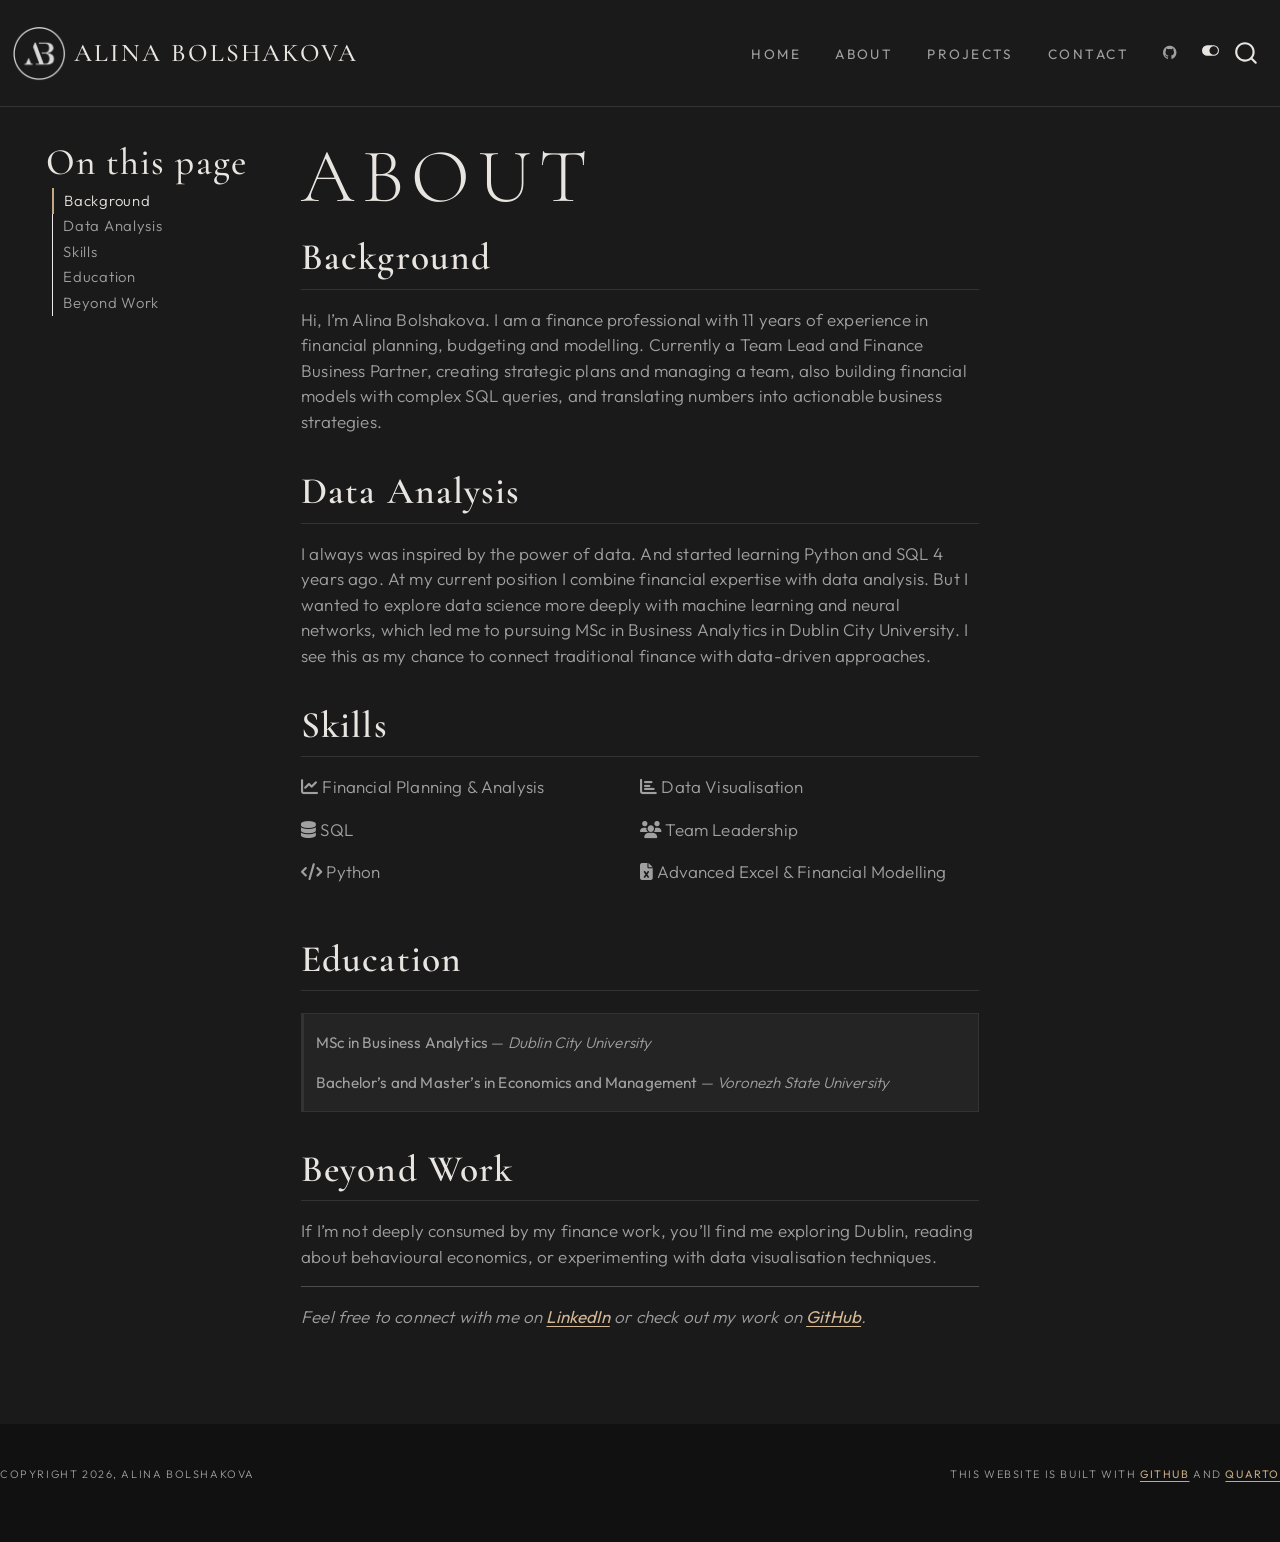
<file: docs/about.html>
<!DOCTYPE html>
<html xmlns="http://www.w3.org/1999/xhtml" lang="en" xml:lang="en"><head>

<meta charset="utf-8">
<meta name="generator" content="quarto-1.9.36">

<meta name="viewport" content="width=device-width, initial-scale=1.0, user-scalable=yes">


<title>About – Alina Bolshakova</title>
<style>
/* Default styles provided by pandoc.
** See https://pandoc.org/MANUAL.html#variables-for-html for config info.
*/
code{white-space: pre-wrap;}
span.smallcaps{font-variant: small-caps;}
div.columns{display: flex; gap: min(4vw, 1.5em);}
div.column{flex: auto; overflow-x: auto;}
div.hanging-indent{margin-left: 1.5em; text-indent: -1.5em;}
ul.task-list{list-style: none;}
ul.task-list li input[type="checkbox"] {
  width: 0.8em;
  margin: 0 0.8em 0.2em -1em; /* quarto-specific, see https://github.com/quarto-dev/quarto-cli/issues/4556 */ 
  vertical-align: middle;
}
</style>


<script src="site_libs/quarto-nav/quarto-nav.js"></script>
<script src="site_libs/quarto-nav/headroom.min.js"></script>
<script src="site_libs/clipboard/clipboard.min.js"></script>
<script src="site_libs/quarto-search/autocomplete.umd.js"></script>
<script src="site_libs/quarto-search/fuse.min.js"></script>
<script src="site_libs/quarto-search/quarto-search.js"></script>
<meta name="quarto:offset" content="./">
<link href="./images/favicon-32x32.png" rel="icon" type="image/png">
<script src="site_libs/quarto-html/quarto.js" type="module"></script>
<script src="site_libs/quarto-html/tabsets/tabsets.js" type="module"></script>
<script src="site_libs/quarto-html/popper.min.js"></script>
<script src="site_libs/quarto-html/tippy.umd.min.js"></script>
<script src="site_libs/quarto-html/anchor.min.js"></script>
<link href="site_libs/quarto-html/tippy.css" rel="stylesheet">
<link href="site_libs/quarto-html/quarto-syntax-highlighting-845c23b38eaddc0f92fda52bfe77a8c8.css" rel="stylesheet" class="quarto-color-scheme" id="quarto-text-highlighting-styles">
<link href="site_libs/quarto-html/quarto-syntax-highlighting-dark-f418161beb48e0141c760e455f12af2c.css" rel="stylesheet" class="quarto-color-scheme quarto-color-alternate" id="quarto-text-highlighting-styles">
<script src="site_libs/bootstrap/bootstrap.min.js"></script>
<link href="site_libs/bootstrap/bootstrap-icons.css" rel="stylesheet">
<link href="site_libs/bootstrap/bootstrap-83a77434e199faefe5cae36e057cf923.min.css" rel="stylesheet" append-hash="true" class="quarto-color-scheme" id="quarto-bootstrap" data-mode="light">
<link href="site_libs/bootstrap/bootstrap-dark-666e0439b130087d76f5d3e50e39966d.min.css" rel="stylesheet" append-hash="true" class="quarto-color-scheme quarto-color-alternate" id="quarto-bootstrap" data-mode="dark">
<link href="site_libs/quarto-contrib/fontawesome6-6.7.2/all.min.css" rel="stylesheet">
<link href="site_libs/quarto-contrib/fontawesome6-6.7.2/latex-fontsize.css" rel="stylesheet">
<script id="quarto-search-options" type="application/json">{
  "location": "navbar",
  "copy-button": false,
  "collapse-after": 3,
  "panel-placement": "end",
  "type": "overlay",
  "limit": 50,
  "keyboard-shortcut": [
    "f",
    "/",
    "s"
  ],
  "show-item-context": false,
  "language": {
    "search-no-results-text": "No results",
    "search-matching-documents-text": "matching documents",
    "search-copy-link-title": "Copy link to search",
    "search-hide-matches-text": "Hide additional matches",
    "search-more-match-text": "more match in this document",
    "search-more-matches-text": "more matches in this document",
    "search-clear-button-title": "Clear",
    "search-text-placeholder": "",
    "search-detached-cancel-button-title": "Cancel",
    "search-submit-button-title": "Submit",
    "search-label": "Search"
  }
}</script>


</head>

<body class="floating nav-fixed quarto-dark"><script id="quarto-html-before-body" type="application/javascript">
    const toggleBodyColorMode = (bsSheetEl) => {
      const mode = bsSheetEl.getAttribute("data-mode");
      const bodyEl = window.document.querySelector("body");
      if (mode === "dark") {
        bodyEl.classList.add("quarto-dark");
        bodyEl.classList.remove("quarto-light");
      } else {
        bodyEl.classList.add("quarto-light");
        bodyEl.classList.remove("quarto-dark");
      }
    }
    const toggleBodyColorPrimary = () => {
      const bsSheetEl = window.document.querySelector("link#quarto-bootstrap:not([rel=disabled-stylesheet])");
      if (bsSheetEl) {
        toggleBodyColorMode(bsSheetEl);
      }
    }
    const setColorSchemeToggle = (alternate) => {
      const toggles = window.document.querySelectorAll('.quarto-color-scheme-toggle');
      for (let i=0; i < toggles.length; i++) {
        const toggle = toggles[i];
        if (toggle) {
          if (alternate) {
            toggle.classList.add("alternate");
          } else {
            toggle.classList.remove("alternate");
          }
        }
      }
    };
    const toggleColorMode = (alternate) => {
      // Switch the stylesheets
      const primaryStylesheets = window.document.querySelectorAll('link.quarto-color-scheme:not(.quarto-color-alternate)');
      const alternateStylesheets = window.document.querySelectorAll('link.quarto-color-scheme.quarto-color-alternate');
      manageTransitions('#quarto-margin-sidebar .nav-link', false);
      if (alternate) {
        // note: dark is layered on light, we don't disable primary!
        enableStylesheet(alternateStylesheets);
        for (const sheetNode of alternateStylesheets) {
          if (sheetNode.id === "quarto-bootstrap") {
            toggleBodyColorMode(sheetNode);
          }
        }
      } else {
        disableStylesheet(alternateStylesheets);
        enableStylesheet(primaryStylesheets)
        toggleBodyColorPrimary();
      }
      manageTransitions('#quarto-margin-sidebar .nav-link', true);
      // Switch the toggles
      setColorSchemeToggle(alternate)
      // Hack to workaround the fact that safari doesn't
      // properly recolor the scrollbar when toggling (#1455)
      if (navigator.userAgent.indexOf('Safari') > 0 && navigator.userAgent.indexOf('Chrome') == -1) {
        manageTransitions("body", false);
        window.scrollTo(0, 1);
        setTimeout(() => {
          window.scrollTo(0, 0);
          manageTransitions("body", true);
        }, 40);
      }
    }
    const disableStylesheet = (stylesheets) => {
      for (let i=0; i < stylesheets.length; i++) {
        const stylesheet = stylesheets[i];
        stylesheet.rel = 'disabled-stylesheet';
      }
    }
    const enableStylesheet = (stylesheets) => {
      for (let i=0; i < stylesheets.length; i++) {
        const stylesheet = stylesheets[i];
        if(stylesheet.rel !== 'stylesheet') { // for Chrome, which will still FOUC without this check
          stylesheet.rel = 'stylesheet';
        }
      }
    }
    const manageTransitions = (selector, allowTransitions) => {
      const els = window.document.querySelectorAll(selector);
      for (let i=0; i < els.length; i++) {
        const el = els[i];
        if (allowTransitions) {
          el.classList.remove('notransition');
        } else {
          el.classList.add('notransition');
        }
      }
    }
    const isFileUrl = () => {
      return window.location.protocol === 'file:';
    }
    const hasAlternateSentinel = () => {
      let styleSentinel = getColorSchemeSentinel();
      if (styleSentinel !== null) {
        return styleSentinel === "alternate";
      } else {
        return false;
      }
    }
    const setStyleSentinel = (alternate) => {
      const value = alternate ? "alternate" : "default";
      if (!isFileUrl()) {
        window.localStorage.setItem("quarto-color-scheme", value);
      } else {
        localAlternateSentinel = value;
      }
    }
    const getColorSchemeSentinel = () => {
      if (!isFileUrl()) {
        const storageValue = window.localStorage.getItem("quarto-color-scheme");
        return storageValue != null ? storageValue : localAlternateSentinel;
      } else {
        return localAlternateSentinel;
      }
    }
    const toggleGiscusIfUsed = (isAlternate, darkModeDefault) => {
      const baseTheme = document.querySelector('#giscus-base-theme')?.value ?? 'light';
      const alternateTheme = document.querySelector('#giscus-alt-theme')?.value ?? 'dark';
      let newTheme = '';
      if(authorPrefersDark) {
        newTheme = isAlternate ? baseTheme : alternateTheme;
      } else {
        newTheme = isAlternate ? alternateTheme : baseTheme;
      }
      const changeGiscusTheme = () => {
        // From: https://github.com/giscus/giscus/issues/336
        const sendMessage = (message) => {
          const iframe = document.querySelector('iframe.giscus-frame');
          if (!iframe) return;
          iframe.contentWindow.postMessage({ giscus: message }, 'https://giscus.app');
        }
        sendMessage({
          setConfig: {
            theme: newTheme
          }
        });
      }
      const isGiscussLoaded = window.document.querySelector('iframe.giscus-frame') !== null;
      if (isGiscussLoaded) {
        changeGiscusTheme();
      }
    };
    const authorPrefersDark = true;
    const darkModeDefault = authorPrefersDark;
    let localAlternateSentinel = darkModeDefault ? 'alternate' : 'default';
    // Dark / light mode switch
    window.quartoToggleColorScheme = () => {
      // Read the current dark / light value
      let toAlternate = !hasAlternateSentinel();
      toggleColorMode(toAlternate);
      setStyleSentinel(toAlternate);
      toggleGiscusIfUsed(toAlternate, darkModeDefault);
      window.dispatchEvent(new Event('resize'));
    };
    // Switch to dark mode if need be
    if (hasAlternateSentinel()) {
      toggleColorMode(true);
    } else {
      toggleColorMode(false);
    }
  </script>

<div id="quarto-search-results"></div>
  <header id="quarto-header" class="headroom fixed-top">
    <nav class="navbar navbar-expand-lg " data-bs-theme="dark">
      <div class="navbar-container container-fluid">
      <div class="navbar-brand-container mx-auto">
    <a href="./index.html" class="navbar-brand navbar-brand-logo">
    <img src="./images/logo.png" alt="" class="navbar-logo light-content">
    <img src="./images/logo.png" alt="" class="navbar-logo dark-content">
    </a>
    <a class="navbar-brand" href="./index.html">
    <span class="navbar-title">Alina Bolshakova</span>
    </a>
  </div>
            <div id="quarto-search" class="" title="Search"></div>
          <button class="navbar-toggler" type="button" data-bs-toggle="collapse" data-bs-target="#navbarCollapse" aria-controls="navbarCollapse" role="menu" aria-expanded="false" aria-label="Toggle navigation" onclick="if (window.quartoToggleHeadroom) { window.quartoToggleHeadroom(); }">
  <span class="navbar-toggler-icon"></span>
</button>
          <div class="collapse navbar-collapse" id="navbarCollapse">
            <ul class="navbar-nav navbar-nav-scroll ms-auto">
  <li class="nav-item">
    <a class="nav-link" href="./index.html"> 
<span class="menu-text">Home</span></a>
  </li>  
  <li class="nav-item">
    <a class="nav-link active" href="./about.html" aria-current="page"> 
<span class="menu-text">About</span></a>
  </li>  
  <li class="nav-item">
    <a class="nav-link" href="./projects/index.html"> 
<span class="menu-text">Projects</span></a>
  </li>  
  <li class="nav-item">
    <a class="nav-link" href="./contact.html"> 
<span class="menu-text">Contact</span></a>
  </li>  
  <li class="nav-item compact">
    <a class="nav-link" href="https://github.com/AyaBlck" target="_blank"> <i class="bi bi-github" role="img">
</i> 
<span class="menu-text"></span></a>
  </li>  
</ul>
          </div> <!-- /navcollapse -->
            <div class="quarto-navbar-tools">
  <a href="" class="quarto-color-scheme-toggle quarto-navigation-tool  px-1" onclick="window.quartoToggleColorScheme(); return false;" title="Toggle dark mode"><i class="bi"></i></a>
</div>
      </div> <!-- /container-fluid -->
    </nav>
</header>
<!-- content -->
<div id="quarto-content" class="quarto-container page-columns page-rows-contents page-layout-article page-navbar">
<!-- sidebar -->
  <nav id="quarto-sidebar" class="sidebar collapse collapse-horizontal quarto-sidebar-collapse-item sidebar-navigation floating overflow-auto">
    <nav id="TOC" role="doc-toc" class="toc-active">
    <h2 id="toc-title">On this page</h2>
   
  <ul>
  <li><a href="#background" id="toc-background" class="nav-link active" data-scroll-target="#background">Background</a></li>
  <li><a href="#data-analysis" id="toc-data-analysis" class="nav-link" data-scroll-target="#data-analysis">Data Analysis</a></li>
  <li><a href="#skills" id="toc-skills" class="nav-link" data-scroll-target="#skills">Skills</a></li>
  <li><a href="#education" id="toc-education" class="nav-link" data-scroll-target="#education">Education</a></li>
  <li><a href="#beyond-work" id="toc-beyond-work" class="nav-link" data-scroll-target="#beyond-work">Beyond Work</a></li>
  </ul>
</nav>
</nav>
<div id="quarto-sidebar-glass" class="quarto-sidebar-collapse-item" data-bs-toggle="collapse" data-bs-target=".quarto-sidebar-collapse-item"></div>
<!-- margin-sidebar -->
    <div id="quarto-margin-sidebar" class="sidebar margin-sidebar zindex-bottom">
    </div>
<!-- main -->
<main class="content" id="quarto-document-content">


<header id="title-block-header" class="quarto-title-block default">
<div class="quarto-title">
<h1 class="title">About</h1>
</div>



<div class="quarto-title-meta">

    
  
    
  </div>
  


</header>


<section id="background" class="level2">
<h2 class="anchored" data-anchor-id="background">Background</h2>
<p>Hi, I’m Alina Bolshakova. I am a finance professional with 11 years of experience in financial planning, budgeting and modelling. Currently a Team Lead and Finance Business Partner, creating strategic plans and managing a team, also building financial models with complex SQL queries, and translating numbers into actionable business strategies.</p>
</section>
<section id="data-analysis" class="level2">
<h2 class="anchored" data-anchor-id="data-analysis">Data Analysis</h2>
<p>I always was inspired by the power of data. And started learning Python and SQL 4 years ago. At my current position I combine financial expertise with data analysis. But I wanted to explore data science more deeply with machine learning and neural networks, which led me to pursuing MSc in Business Analytics in Dublin City University. I see this as my chance to connect traditional finance with data-driven approaches.</p>
</section>
<section id="skills" class="level2">
<h2 class="anchored" data-anchor-id="skills">Skills</h2>
<div class="columns">
<div class="column" style="width:50%;">
<p><i class="fa-solid fa-chart-line" aria-label="chart-line"></i> Financial Planning &amp; Analysis</p>
<p><i class="fa-solid fa-database" aria-label="database"></i> SQL</p>
<p><i class="fa-solid fa-code" aria-label="code"></i> Python</p>
</div><div class="column" style="width:50%;">
<p><i class="fa-solid fa-chart-bar" aria-label="chart-bar"></i> Data Visualisation</p>
<p><i class="fa-solid fa-users" aria-label="users"></i> Team Leadership</p>
<p><i class="fa-solid fa-file-excel" aria-label="file-excel"></i> Advanced Excel &amp; Financial Modelling</p>
</div>
</div>
</section>
<section id="education" class="level2">
<h2 class="anchored" data-anchor-id="education">Education</h2>
<div class="callout callout-style-simple callout-note no-icon">
<div class="callout-body d-flex">
<div class="callout-icon-container">
<i class="callout-icon no-icon"></i>
</div>
<div class="callout-body-container">
<p><strong>MSc in Business Analytics</strong> — <em>Dublin City University</em></p>
<p><strong>Bachelor’s and Master’s in Economics and Management</strong> — <em>Voronezh State University</em></p>
</div>
</div>
</div>
</section>
<section id="beyond-work" class="level2">
<h2 class="anchored" data-anchor-id="beyond-work">Beyond Work</h2>
<p>If I’m not deeply consumed by my finance work, you’ll find me exploring Dublin, reading about behavioural economics, or experimenting with data visualisation techniques.</p>
<hr>
<p><em>Feel free to connect with me on <a href="https://www.linkedin.com/in/alina-bolshakova/" target="_blank">LinkedIn</a> or check out my work on <a href="https://github.com/AyaBlck" target="_blank">GitHub</a>.</em></p>


</section>

</main> <!-- /main -->
<script id="quarto-html-after-body" type="application/javascript">
  window.document.addEventListener("DOMContentLoaded", function (event) {
    // Ensure there is a toggle, if there isn't float one in the top right
    if (window.document.querySelector('.quarto-color-scheme-toggle') === null) {
      const a = window.document.createElement('a');
      a.classList.add('top-right');
      a.classList.add('quarto-color-scheme-toggle');
      a.href = "";
      a.onclick = function() { try { window.quartoToggleColorScheme(); } catch {} return false; };
      const i = window.document.createElement("i");
      i.classList.add('bi');
      a.appendChild(i);
      window.document.body.appendChild(a);
    }
    setColorSchemeToggle(hasAlternateSentinel())
    const icon = "";
    const anchorJS = new window.AnchorJS();
    anchorJS.options = {
      placement: 'right',
      icon: icon
    };
    anchorJS.add('.anchored');
    const isCodeAnnotation = (el) => {
      for (const clz of el.classList) {
        if (clz.startsWith('code-annotation-')) {                     
          return true;
        }
      }
      return false;
    }
    const onCopySuccess = function(e) {
      // button target
      const button = e.trigger;
      // don't keep focus
      button.blur();
      // flash "checked"
      button.classList.add('code-copy-button-checked');
      var currentTitle = button.getAttribute("title");
      button.setAttribute("title", "Copied!");
      let tooltip;
      if (window.bootstrap) {
        button.setAttribute("data-bs-toggle", "tooltip");
        button.setAttribute("data-bs-placement", "left");
        button.setAttribute("data-bs-title", "Copied!");
        tooltip = new bootstrap.Tooltip(button, 
          { trigger: "manual", 
            customClass: "code-copy-button-tooltip",
            offset: [0, -8]});
        tooltip.show();    
      }
      setTimeout(function() {
        if (tooltip) {
          tooltip.hide();
          button.removeAttribute("data-bs-title");
          button.removeAttribute("data-bs-toggle");
          button.removeAttribute("data-bs-placement");
        }
        button.setAttribute("title", currentTitle);
        button.classList.remove('code-copy-button-checked');
      }, 1000);
      // clear code selection
      e.clearSelection();
    }
    const getTextToCopy = function(trigger) {
      const outerScaffold = trigger.parentElement.cloneNode(true);
      const codeEl = outerScaffold.querySelector('code');
      for (const childEl of codeEl.children) {
        if (isCodeAnnotation(childEl)) {
          childEl.remove();
        }
      }
      return codeEl.innerText;
    }
    const clipboard = new window.ClipboardJS('.code-copy-button:not([data-in-quarto-modal])', {
      text: getTextToCopy
    });
    clipboard.on('success', onCopySuccess);
    if (window.document.getElementById('quarto-embedded-source-code-modal')) {
      const clipboardModal = new window.ClipboardJS('.code-copy-button[data-in-quarto-modal]', {
        text: getTextToCopy,
        container: window.document.getElementById('quarto-embedded-source-code-modal')
      });
      clipboardModal.on('success', onCopySuccess);
    }
      var localhostRegex = new RegExp(/^(?:http|https):\/\/localhost\:?[0-9]*\//);
      var mailtoRegex = new RegExp(/^mailto:/);
        var filterRegex = new RegExp("https:\/\/ayablck\.github\.io");
      var isInternal = (href) => {
          return filterRegex.test(href) || localhostRegex.test(href) || mailtoRegex.test(href);
      }
      // Inspect non-navigation links and adorn them if external
     var links = window.document.querySelectorAll('a[href]:not(.nav-link):not(.navbar-brand):not(.toc-action):not(.sidebar-link):not(.sidebar-item-toggle):not(.pagination-link):not(.no-external):not([aria-hidden]):not(.dropdown-item):not(.quarto-navigation-tool):not(.about-link)');
      for (var i=0; i<links.length; i++) {
        const link = links[i];
        if (!isInternal(link.href)) {
          // undo the damage that might have been done by quarto-nav.js in the case of
          // links that we want to consider external
          if (link.dataset.originalHref !== undefined) {
            link.href = link.dataset.originalHref;
          }
        }
      }
    function tippyHover(el, contentFn, onTriggerFn, onUntriggerFn) {
      const config = {
        allowHTML: true,
        maxWidth: 500,
        delay: 100,
        arrow: false,
        appendTo: function(el) {
            return el.parentElement;
        },
        interactive: true,
        interactiveBorder: 10,
        theme: 'quarto',
        placement: 'bottom-start',
      };
      if (contentFn) {
        config.content = contentFn;
      }
      if (onTriggerFn) {
        config.onTrigger = onTriggerFn;
      }
      if (onUntriggerFn) {
        config.onUntrigger = onUntriggerFn;
      }
      window.tippy(el, config); 
    }
    const noterefs = window.document.querySelectorAll('a[role="doc-noteref"]');
    for (var i=0; i<noterefs.length; i++) {
      const ref = noterefs[i];
      tippyHover(ref, function() {
        // use id or data attribute instead here
        let href = ref.getAttribute('data-footnote-href') || ref.getAttribute('href');
        try { href = new URL(href).hash; } catch {}
        const id = href.replace(/^#\/?/, "");
        const note = window.document.getElementById(id);
        if (note) {
          return note.innerHTML;
        } else {
          return "";
        }
      });
    }
    const xrefs = window.document.querySelectorAll('a.quarto-xref');
    const processXRef = (id, note) => {
      // Strip column container classes
      const stripColumnClz = (el) => {
        el.classList.remove("page-full", "page-columns");
        if (el.children) {
          for (const child of el.children) {
            stripColumnClz(child);
          }
        }
      }
      stripColumnClz(note)
      if (id === null || id.startsWith('sec-')) {
        // Special case sections, only their first couple elements
        const container = document.createElement("div");
        if (note.children && note.children.length > 2) {
          container.appendChild(note.children[0].cloneNode(true));
          for (let i = 1; i < note.children.length; i++) {
            const child = note.children[i];
            if (child.tagName === "P" && child.innerText === "") {
              continue;
            } else {
              container.appendChild(child.cloneNode(true));
              break;
            }
          }
          if (window.Quarto?.typesetMath) {
            window.Quarto.typesetMath(container);
          }
          return container.innerHTML
        } else {
          if (window.Quarto?.typesetMath) {
            window.Quarto.typesetMath(note);
          }
          return note.innerHTML;
        }
      } else {
        // Remove any anchor links if they are present
        const anchorLink = note.querySelector('a.anchorjs-link');
        if (anchorLink) {
          anchorLink.remove();
        }
        if (window.Quarto?.typesetMath) {
          window.Quarto.typesetMath(note);
        }
        if (note.classList.contains("callout")) {
          return note.outerHTML;
        } else {
          return note.innerHTML;
        }
      }
    }
    for (var i=0; i<xrefs.length; i++) {
      const xref = xrefs[i];
      tippyHover(xref, undefined, function(instance) {
        instance.disable();
        let url = xref.getAttribute('href');
        let hash = undefined; 
        if (url.startsWith('#')) {
          hash = url;
        } else {
          try { hash = new URL(url).hash; } catch {}
        }
        if (hash) {
          const id = hash.replace(/^#\/?/, "");
          const note = window.document.getElementById(id);
          if (note !== null) {
            try {
              const html = processXRef(id, note.cloneNode(true));
              instance.setContent(html);
            } finally {
              instance.enable();
              instance.show();
            }
          } else {
            // See if we can fetch this
            fetch(url.split('#')[0])
            .then(res => res.text())
            .then(html => {
              const parser = new DOMParser();
              const htmlDoc = parser.parseFromString(html, "text/html");
              const note = htmlDoc.getElementById(id);
              if (note !== null) {
                const html = processXRef(id, note);
                instance.setContent(html);
              } 
            }).finally(() => {
              instance.enable();
              instance.show();
            });
          }
        } else {
          // See if we can fetch a full url (with no hash to target)
          // This is a special case and we should probably do some content thinning / targeting
          fetch(url)
          .then(res => res.text())
          .then(html => {
            const parser = new DOMParser();
            const htmlDoc = parser.parseFromString(html, "text/html");
            const note = htmlDoc.querySelector('main.content');
            if (note !== null) {
              // This should only happen for chapter cross references
              // (since there is no id in the URL)
              // remove the first header
              if (note.children.length > 0 && note.children[0].tagName === "HEADER") {
                note.children[0].remove();
              }
              const html = processXRef(null, note);
              instance.setContent(html);
            } 
          }).finally(() => {
            instance.enable();
            instance.show();
          });
        }
      }, function(instance) {
      });
    }
        let selectedAnnoteEl;
        const selectorForAnnotation = ( cell, annotation) => {
          let cellAttr = 'data-code-cell="' + cell + '"';
          let lineAttr = 'data-code-annotation="' +  annotation + '"';
          const selector = 'span[' + cellAttr + '][' + lineAttr + ']';
          return selector;
        }
        const selectCodeLines = (annoteEl) => {
          const doc = window.document;
          const targetCell = annoteEl.getAttribute("data-target-cell");
          const targetAnnotation = annoteEl.getAttribute("data-target-annotation");
          const annoteSpan = window.document.querySelector(selectorForAnnotation(targetCell, targetAnnotation));
          const lines = annoteSpan.getAttribute("data-code-lines").split(",");
          const lineIds = lines.map((line) => {
            return targetCell + "-" + line;
          })
          let top = null;
          let height = null;
          let parent = null;
          if (lineIds.length > 0) {
              //compute the position of the single el (top and bottom and make a div)
              const el = window.document.getElementById(lineIds[0]);
              top = el.offsetTop;
              height = el.offsetHeight;
              parent = el.parentElement.parentElement;
            if (lineIds.length > 1) {
              const lastEl = window.document.getElementById(lineIds[lineIds.length - 1]);
              const bottom = lastEl.offsetTop + lastEl.offsetHeight;
              height = bottom - top;
            }
            if (top !== null && height !== null && parent !== null) {
              // cook up a div (if necessary) and position it 
              let div = window.document.getElementById("code-annotation-line-highlight");
              if (div === null) {
                div = window.document.createElement("div");
                div.setAttribute("id", "code-annotation-line-highlight");
                div.style.position = 'absolute';
                parent.appendChild(div);
              }
              div.style.top = top - 2 + "px";
              div.style.height = height + 4 + "px";
              div.style.left = 0;
              let gutterDiv = window.document.getElementById("code-annotation-line-highlight-gutter");
              if (gutterDiv === null) {
                gutterDiv = window.document.createElement("div");
                gutterDiv.setAttribute("id", "code-annotation-line-highlight-gutter");
                gutterDiv.style.position = 'absolute';
                const codeCell = window.document.getElementById(targetCell);
                const gutter = codeCell.querySelector('.code-annotation-gutter');
                gutter.appendChild(gutterDiv);
              }
              gutterDiv.style.top = top - 2 + "px";
              gutterDiv.style.height = height + 4 + "px";
            }
            selectedAnnoteEl = annoteEl;
          }
        };
        const unselectCodeLines = () => {
          const elementsIds = ["code-annotation-line-highlight", "code-annotation-line-highlight-gutter"];
          elementsIds.forEach((elId) => {
            const div = window.document.getElementById(elId);
            if (div) {
              div.remove();
            }
          });
          selectedAnnoteEl = undefined;
        };
          // Handle positioning of the toggle
      window.addEventListener(
        "resize",
        throttle(() => {
          elRect = undefined;
          if (selectedAnnoteEl) {
            selectCodeLines(selectedAnnoteEl);
          }
        }, 10)
      );
      function throttle(fn, ms) {
      let throttle = false;
      let timer;
        return (...args) => {
          if(!throttle) { // first call gets through
              fn.apply(this, args);
              throttle = true;
          } else { // all the others get throttled
              if(timer) clearTimeout(timer); // cancel #2
              timer = setTimeout(() => {
                fn.apply(this, args);
                timer = throttle = false;
              }, ms);
          }
        };
      }
        // Attach click handler to the DT
        const annoteDls = window.document.querySelectorAll('dt[data-target-cell]');
        for (const annoteDlNode of annoteDls) {
          annoteDlNode.addEventListener('click', (event) => {
            const clickedEl = event.target;
            if (clickedEl !== selectedAnnoteEl) {
              unselectCodeLines();
              const activeEl = window.document.querySelector('dt[data-target-cell].code-annotation-active');
              if (activeEl) {
                activeEl.classList.remove('code-annotation-active');
              }
              selectCodeLines(clickedEl);
              clickedEl.classList.add('code-annotation-active');
            } else {
              // Unselect the line
              unselectCodeLines();
              clickedEl.classList.remove('code-annotation-active');
            }
          });
        }
    const findCites = (el) => {
      const parentEl = el.parentElement;
      if (parentEl) {
        const cites = parentEl.dataset.cites;
        if (cites) {
          return {
            el,
            cites: cites.split(' ')
          };
        } else {
          return findCites(el.parentElement)
        }
      } else {
        return undefined;
      }
    };
    var bibliorefs = window.document.querySelectorAll('a[role="doc-biblioref"]');
    for (var i=0; i<bibliorefs.length; i++) {
      const ref = bibliorefs[i];
      const citeInfo = findCites(ref);
      if (citeInfo) {
        tippyHover(citeInfo.el, function() {
          var popup = window.document.createElement('div');
          citeInfo.cites.forEach(function(cite) {
            var citeDiv = window.document.createElement('div');
            citeDiv.classList.add('hanging-indent');
            citeDiv.classList.add('csl-entry');
            var biblioDiv = window.document.getElementById('ref-' + cite);
            if (biblioDiv) {
              citeDiv.innerHTML = biblioDiv.innerHTML;
            }
            popup.appendChild(citeDiv);
          });
          return popup.innerHTML;
        });
      }
    }
  });
  </script>
</div> <!-- /content -->
<footer class="footer">
  <div class="nav-footer">
    <div class="nav-footer-left">
<p>Copyright 2026, Alina Bolshakova</p>
</div>   
    <div class="nav-footer-center">
      &nbsp;
    </div>
    <div class="nav-footer-right">
<p>This website is built with <a href="https://github.com/AyaBlck/AyaBlck.github.io" target="_blank">GitHub</a> and <a href="https://quarto.org/" target="_blank">Quarto</a></p>
</div>
  </div>
</footer>




</body></html>
</file>
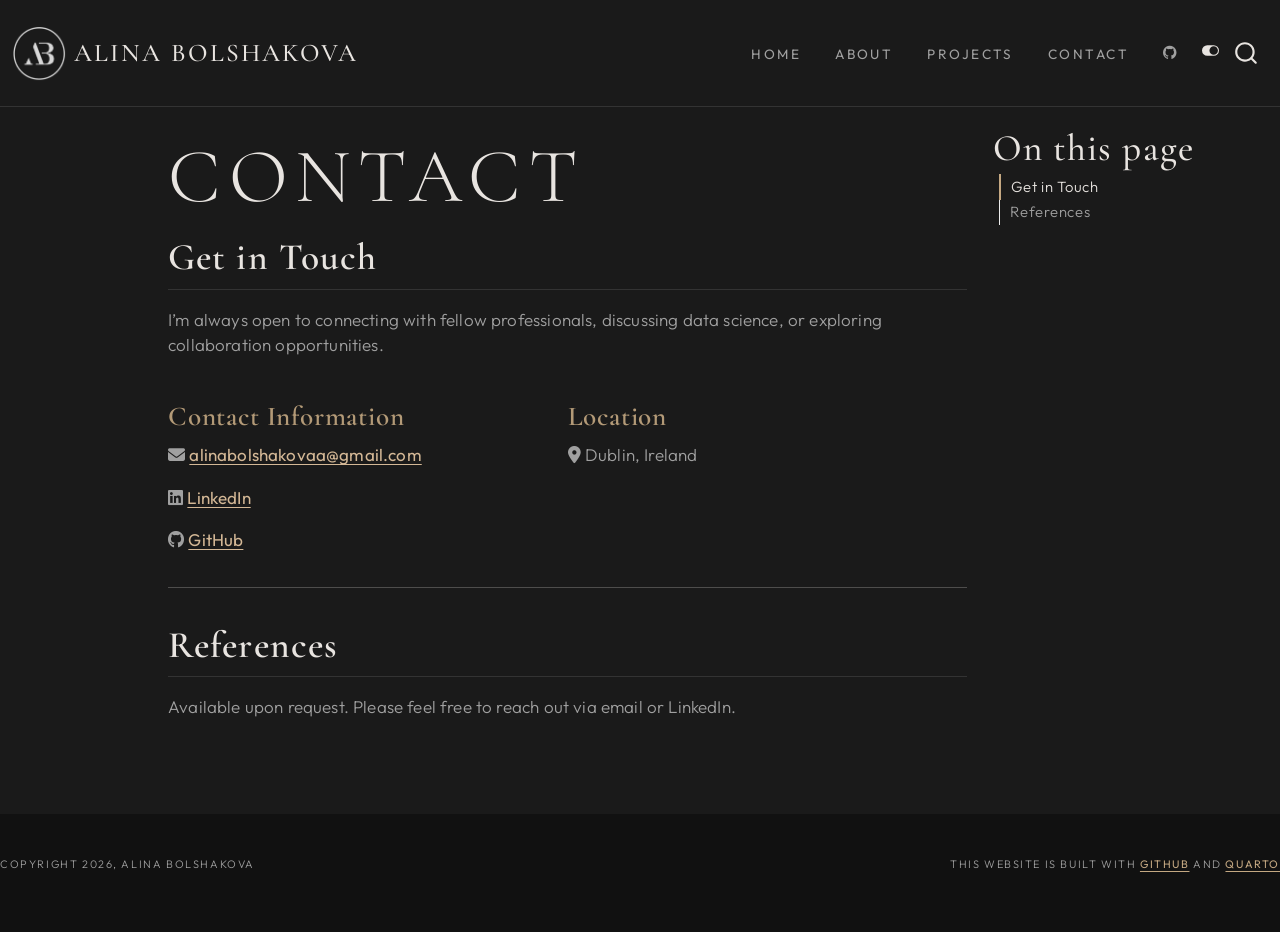
<file: docs/contact.html>
<!DOCTYPE html>
<html xmlns="http://www.w3.org/1999/xhtml" lang="en" xml:lang="en"><head>

<meta charset="utf-8">
<meta name="generator" content="quarto-1.9.36">

<meta name="viewport" content="width=device-width, initial-scale=1.0, user-scalable=yes">


<title>Contact – Alina Bolshakova</title>
<style>
/* Default styles provided by pandoc.
** See https://pandoc.org/MANUAL.html#variables-for-html for config info.
*/
code{white-space: pre-wrap;}
span.smallcaps{font-variant: small-caps;}
div.columns{display: flex; gap: min(4vw, 1.5em);}
div.column{flex: auto; overflow-x: auto;}
div.hanging-indent{margin-left: 1.5em; text-indent: -1.5em;}
ul.task-list{list-style: none;}
ul.task-list li input[type="checkbox"] {
  width: 0.8em;
  margin: 0 0.8em 0.2em -1em; /* quarto-specific, see https://github.com/quarto-dev/quarto-cli/issues/4556 */ 
  vertical-align: middle;
}
</style>


<script src="site_libs/quarto-nav/quarto-nav.js"></script>
<script src="site_libs/quarto-nav/headroom.min.js"></script>
<script src="site_libs/clipboard/clipboard.min.js"></script>
<script src="site_libs/quarto-search/autocomplete.umd.js"></script>
<script src="site_libs/quarto-search/fuse.min.js"></script>
<script src="site_libs/quarto-search/quarto-search.js"></script>
<meta name="quarto:offset" content="./">
<link href="./images/favicon-32x32.png" rel="icon" type="image/png">
<script src="site_libs/quarto-html/quarto.js" type="module"></script>
<script src="site_libs/quarto-html/tabsets/tabsets.js" type="module"></script>
<script src="site_libs/quarto-html/popper.min.js"></script>
<script src="site_libs/quarto-html/tippy.umd.min.js"></script>
<script src="site_libs/quarto-html/anchor.min.js"></script>
<link href="site_libs/quarto-html/tippy.css" rel="stylesheet">
<link href="site_libs/quarto-html/quarto-syntax-highlighting-845c23b38eaddc0f92fda52bfe77a8c8.css" rel="stylesheet" class="quarto-color-scheme" id="quarto-text-highlighting-styles">
<link href="site_libs/quarto-html/quarto-syntax-highlighting-dark-f418161beb48e0141c760e455f12af2c.css" rel="stylesheet" class="quarto-color-scheme quarto-color-alternate" id="quarto-text-highlighting-styles">
<script src="site_libs/bootstrap/bootstrap.min.js"></script>
<link href="site_libs/bootstrap/bootstrap-icons.css" rel="stylesheet">
<link href="site_libs/bootstrap/bootstrap-83a77434e199faefe5cae36e057cf923.min.css" rel="stylesheet" append-hash="true" class="quarto-color-scheme" id="quarto-bootstrap" data-mode="light">
<link href="site_libs/bootstrap/bootstrap-dark-666e0439b130087d76f5d3e50e39966d.min.css" rel="stylesheet" append-hash="true" class="quarto-color-scheme quarto-color-alternate" id="quarto-bootstrap" data-mode="dark">
<link href="site_libs/quarto-contrib/fontawesome6-6.7.2/all.min.css" rel="stylesheet">
<link href="site_libs/quarto-contrib/fontawesome6-6.7.2/latex-fontsize.css" rel="stylesheet">
<script id="quarto-search-options" type="application/json">{
  "location": "navbar",
  "copy-button": false,
  "collapse-after": 3,
  "panel-placement": "end",
  "type": "overlay",
  "limit": 50,
  "keyboard-shortcut": [
    "f",
    "/",
    "s"
  ],
  "show-item-context": false,
  "language": {
    "search-no-results-text": "No results",
    "search-matching-documents-text": "matching documents",
    "search-copy-link-title": "Copy link to search",
    "search-hide-matches-text": "Hide additional matches",
    "search-more-match-text": "more match in this document",
    "search-more-matches-text": "more matches in this document",
    "search-clear-button-title": "Clear",
    "search-text-placeholder": "",
    "search-detached-cancel-button-title": "Cancel",
    "search-submit-button-title": "Submit",
    "search-label": "Search"
  }
}</script>


</head>

<body class="nav-fixed quarto-dark"><script id="quarto-html-before-body" type="application/javascript">
    const toggleBodyColorMode = (bsSheetEl) => {
      const mode = bsSheetEl.getAttribute("data-mode");
      const bodyEl = window.document.querySelector("body");
      if (mode === "dark") {
        bodyEl.classList.add("quarto-dark");
        bodyEl.classList.remove("quarto-light");
      } else {
        bodyEl.classList.add("quarto-light");
        bodyEl.classList.remove("quarto-dark");
      }
    }
    const toggleBodyColorPrimary = () => {
      const bsSheetEl = window.document.querySelector("link#quarto-bootstrap:not([rel=disabled-stylesheet])");
      if (bsSheetEl) {
        toggleBodyColorMode(bsSheetEl);
      }
    }
    const setColorSchemeToggle = (alternate) => {
      const toggles = window.document.querySelectorAll('.quarto-color-scheme-toggle');
      for (let i=0; i < toggles.length; i++) {
        const toggle = toggles[i];
        if (toggle) {
          if (alternate) {
            toggle.classList.add("alternate");
          } else {
            toggle.classList.remove("alternate");
          }
        }
      }
    };
    const toggleColorMode = (alternate) => {
      // Switch the stylesheets
      const primaryStylesheets = window.document.querySelectorAll('link.quarto-color-scheme:not(.quarto-color-alternate)');
      const alternateStylesheets = window.document.querySelectorAll('link.quarto-color-scheme.quarto-color-alternate');
      manageTransitions('#quarto-margin-sidebar .nav-link', false);
      if (alternate) {
        // note: dark is layered on light, we don't disable primary!
        enableStylesheet(alternateStylesheets);
        for (const sheetNode of alternateStylesheets) {
          if (sheetNode.id === "quarto-bootstrap") {
            toggleBodyColorMode(sheetNode);
          }
        }
      } else {
        disableStylesheet(alternateStylesheets);
        enableStylesheet(primaryStylesheets)
        toggleBodyColorPrimary();
      }
      manageTransitions('#quarto-margin-sidebar .nav-link', true);
      // Switch the toggles
      setColorSchemeToggle(alternate)
      // Hack to workaround the fact that safari doesn't
      // properly recolor the scrollbar when toggling (#1455)
      if (navigator.userAgent.indexOf('Safari') > 0 && navigator.userAgent.indexOf('Chrome') == -1) {
        manageTransitions("body", false);
        window.scrollTo(0, 1);
        setTimeout(() => {
          window.scrollTo(0, 0);
          manageTransitions("body", true);
        }, 40);
      }
    }
    const disableStylesheet = (stylesheets) => {
      for (let i=0; i < stylesheets.length; i++) {
        const stylesheet = stylesheets[i];
        stylesheet.rel = 'disabled-stylesheet';
      }
    }
    const enableStylesheet = (stylesheets) => {
      for (let i=0; i < stylesheets.length; i++) {
        const stylesheet = stylesheets[i];
        if(stylesheet.rel !== 'stylesheet') { // for Chrome, which will still FOUC without this check
          stylesheet.rel = 'stylesheet';
        }
      }
    }
    const manageTransitions = (selector, allowTransitions) => {
      const els = window.document.querySelectorAll(selector);
      for (let i=0; i < els.length; i++) {
        const el = els[i];
        if (allowTransitions) {
          el.classList.remove('notransition');
        } else {
          el.classList.add('notransition');
        }
      }
    }
    const isFileUrl = () => {
      return window.location.protocol === 'file:';
    }
    const hasAlternateSentinel = () => {
      let styleSentinel = getColorSchemeSentinel();
      if (styleSentinel !== null) {
        return styleSentinel === "alternate";
      } else {
        return false;
      }
    }
    const setStyleSentinel = (alternate) => {
      const value = alternate ? "alternate" : "default";
      if (!isFileUrl()) {
        window.localStorage.setItem("quarto-color-scheme", value);
      } else {
        localAlternateSentinel = value;
      }
    }
    const getColorSchemeSentinel = () => {
      if (!isFileUrl()) {
        const storageValue = window.localStorage.getItem("quarto-color-scheme");
        return storageValue != null ? storageValue : localAlternateSentinel;
      } else {
        return localAlternateSentinel;
      }
    }
    const toggleGiscusIfUsed = (isAlternate, darkModeDefault) => {
      const baseTheme = document.querySelector('#giscus-base-theme')?.value ?? 'light';
      const alternateTheme = document.querySelector('#giscus-alt-theme')?.value ?? 'dark';
      let newTheme = '';
      if(authorPrefersDark) {
        newTheme = isAlternate ? baseTheme : alternateTheme;
      } else {
        newTheme = isAlternate ? alternateTheme : baseTheme;
      }
      const changeGiscusTheme = () => {
        // From: https://github.com/giscus/giscus/issues/336
        const sendMessage = (message) => {
          const iframe = document.querySelector('iframe.giscus-frame');
          if (!iframe) return;
          iframe.contentWindow.postMessage({ giscus: message }, 'https://giscus.app');
        }
        sendMessage({
          setConfig: {
            theme: newTheme
          }
        });
      }
      const isGiscussLoaded = window.document.querySelector('iframe.giscus-frame') !== null;
      if (isGiscussLoaded) {
        changeGiscusTheme();
      }
    };
    const authorPrefersDark = true;
    const darkModeDefault = authorPrefersDark;
    let localAlternateSentinel = darkModeDefault ? 'alternate' : 'default';
    // Dark / light mode switch
    window.quartoToggleColorScheme = () => {
      // Read the current dark / light value
      let toAlternate = !hasAlternateSentinel();
      toggleColorMode(toAlternate);
      setStyleSentinel(toAlternate);
      toggleGiscusIfUsed(toAlternate, darkModeDefault);
      window.dispatchEvent(new Event('resize'));
    };
    // Switch to dark mode if need be
    if (hasAlternateSentinel()) {
      toggleColorMode(true);
    } else {
      toggleColorMode(false);
    }
  </script>

<div id="quarto-search-results"></div>
  <header id="quarto-header" class="headroom fixed-top">
    <nav class="navbar navbar-expand-lg " data-bs-theme="dark">
      <div class="navbar-container container-fluid">
      <div class="navbar-brand-container mx-auto">
    <a href="./index.html" class="navbar-brand navbar-brand-logo">
    <img src="./images/logo.png" alt="" class="navbar-logo light-content">
    <img src="./images/logo.png" alt="" class="navbar-logo dark-content">
    </a>
    <a class="navbar-brand" href="./index.html">
    <span class="navbar-title">Alina Bolshakova</span>
    </a>
  </div>
            <div id="quarto-search" class="" title="Search"></div>
          <button class="navbar-toggler" type="button" data-bs-toggle="collapse" data-bs-target="#navbarCollapse" aria-controls="navbarCollapse" role="menu" aria-expanded="false" aria-label="Toggle navigation" onclick="if (window.quartoToggleHeadroom) { window.quartoToggleHeadroom(); }">
  <span class="navbar-toggler-icon"></span>
</button>
          <div class="collapse navbar-collapse" id="navbarCollapse">
            <ul class="navbar-nav navbar-nav-scroll ms-auto">
  <li class="nav-item">
    <a class="nav-link" href="./index.html"> 
<span class="menu-text">Home</span></a>
  </li>  
  <li class="nav-item">
    <a class="nav-link" href="./about.html"> 
<span class="menu-text">About</span></a>
  </li>  
  <li class="nav-item">
    <a class="nav-link" href="./projects/index.html"> 
<span class="menu-text">Projects</span></a>
  </li>  
  <li class="nav-item">
    <a class="nav-link active" href="./contact.html" aria-current="page"> 
<span class="menu-text">Contact</span></a>
  </li>  
  <li class="nav-item compact">
    <a class="nav-link" href="https://github.com/AyaBlck" target="_blank"> <i class="bi bi-github" role="img">
</i> 
<span class="menu-text"></span></a>
  </li>  
</ul>
          </div> <!-- /navcollapse -->
            <div class="quarto-navbar-tools">
  <a href="" class="quarto-color-scheme-toggle quarto-navigation-tool  px-1" onclick="window.quartoToggleColorScheme(); return false;" title="Toggle dark mode"><i class="bi"></i></a>
</div>
      </div> <!-- /container-fluid -->
    </nav>
</header>
<!-- content -->
<div id="quarto-content" class="quarto-container page-columns page-rows-contents page-layout-article page-navbar">
<!-- sidebar -->
<!-- margin-sidebar -->
    <div id="quarto-margin-sidebar" class="sidebar margin-sidebar">
        <nav id="TOC" role="doc-toc" class="toc-active">
    <h2 id="toc-title">On this page</h2>
   
  <ul>
  <li><a href="#get-in-touch" id="toc-get-in-touch" class="nav-link active" data-scroll-target="#get-in-touch">Get in Touch</a></li>
  <li><a href="#references" id="toc-references" class="nav-link" data-scroll-target="#references">References</a></li>
  </ul>
</nav>
    </div>
<!-- main -->
<main class="content" id="quarto-document-content">


<header id="title-block-header" class="quarto-title-block default">
<div class="quarto-title">
<h1 class="title">Contact</h1>
</div>



<div class="quarto-title-meta">

    
  
    
  </div>
  


</header>


<section id="get-in-touch" class="level2">
<h2 class="anchored" data-anchor-id="get-in-touch">Get in Touch</h2>
<p>I’m always open to connecting with fellow professionals, discussing data science, or exploring collaboration opportunities.</p>
<div class="columns">
<div class="column" style="width:50%;">
<section id="contact-information" class="level3">
<h3 class="anchored" data-anchor-id="contact-information">Contact Information</h3>
<p><i class="fa-solid fa-envelope" aria-label="envelope"></i> <a href="mailto:alinabolshakovaa@gmail.com">alinabolshakovaa@gmail.com</a></p>
<p><i class="fa-brands fa-linkedin" aria-label="linkedin"></i> <a href="https://www.linkedin.com/in/alina-bolshakova/" target="_blank">LinkedIn</a></p>
<p><i class="fa-brands fa-github" aria-label="github"></i> <a href="https://github.com/AyaBlck" target="_blank">GitHub</a></p>
</section>
</div><div class="column" style="width:50%;">
<section id="location" class="level3">
<h3 class="anchored" data-anchor-id="location">Location</h3>
<p><i class="fa-solid fa-location-dot" aria-label="location-dot"></i> Dublin, Ireland</p>
</section>
</div>
</div>
<hr>
</section>
<section id="references" class="level2">
<h2 class="anchored" data-anchor-id="references">References</h2>
<p>Available upon request. Please feel free to reach out via email or LinkedIn.</p>


</section>

</main> <!-- /main -->
<script id="quarto-html-after-body" type="application/javascript">
  window.document.addEventListener("DOMContentLoaded", function (event) {
    // Ensure there is a toggle, if there isn't float one in the top right
    if (window.document.querySelector('.quarto-color-scheme-toggle') === null) {
      const a = window.document.createElement('a');
      a.classList.add('top-right');
      a.classList.add('quarto-color-scheme-toggle');
      a.href = "";
      a.onclick = function() { try { window.quartoToggleColorScheme(); } catch {} return false; };
      const i = window.document.createElement("i");
      i.classList.add('bi');
      a.appendChild(i);
      window.document.body.appendChild(a);
    }
    setColorSchemeToggle(hasAlternateSentinel())
    const icon = "";
    const anchorJS = new window.AnchorJS();
    anchorJS.options = {
      placement: 'right',
      icon: icon
    };
    anchorJS.add('.anchored');
    const isCodeAnnotation = (el) => {
      for (const clz of el.classList) {
        if (clz.startsWith('code-annotation-')) {                     
          return true;
        }
      }
      return false;
    }
    const onCopySuccess = function(e) {
      // button target
      const button = e.trigger;
      // don't keep focus
      button.blur();
      // flash "checked"
      button.classList.add('code-copy-button-checked');
      var currentTitle = button.getAttribute("title");
      button.setAttribute("title", "Copied!");
      let tooltip;
      if (window.bootstrap) {
        button.setAttribute("data-bs-toggle", "tooltip");
        button.setAttribute("data-bs-placement", "left");
        button.setAttribute("data-bs-title", "Copied!");
        tooltip = new bootstrap.Tooltip(button, 
          { trigger: "manual", 
            customClass: "code-copy-button-tooltip",
            offset: [0, -8]});
        tooltip.show();    
      }
      setTimeout(function() {
        if (tooltip) {
          tooltip.hide();
          button.removeAttribute("data-bs-title");
          button.removeAttribute("data-bs-toggle");
          button.removeAttribute("data-bs-placement");
        }
        button.setAttribute("title", currentTitle);
        button.classList.remove('code-copy-button-checked');
      }, 1000);
      // clear code selection
      e.clearSelection();
    }
    const getTextToCopy = function(trigger) {
      const outerScaffold = trigger.parentElement.cloneNode(true);
      const codeEl = outerScaffold.querySelector('code');
      for (const childEl of codeEl.children) {
        if (isCodeAnnotation(childEl)) {
          childEl.remove();
        }
      }
      return codeEl.innerText;
    }
    const clipboard = new window.ClipboardJS('.code-copy-button:not([data-in-quarto-modal])', {
      text: getTextToCopy
    });
    clipboard.on('success', onCopySuccess);
    if (window.document.getElementById('quarto-embedded-source-code-modal')) {
      const clipboardModal = new window.ClipboardJS('.code-copy-button[data-in-quarto-modal]', {
        text: getTextToCopy,
        container: window.document.getElementById('quarto-embedded-source-code-modal')
      });
      clipboardModal.on('success', onCopySuccess);
    }
      var localhostRegex = new RegExp(/^(?:http|https):\/\/localhost\:?[0-9]*\//);
      var mailtoRegex = new RegExp(/^mailto:/);
        var filterRegex = new RegExp("https:\/\/ayablck\.github\.io");
      var isInternal = (href) => {
          return filterRegex.test(href) || localhostRegex.test(href) || mailtoRegex.test(href);
      }
      // Inspect non-navigation links and adorn them if external
     var links = window.document.querySelectorAll('a[href]:not(.nav-link):not(.navbar-brand):not(.toc-action):not(.sidebar-link):not(.sidebar-item-toggle):not(.pagination-link):not(.no-external):not([aria-hidden]):not(.dropdown-item):not(.quarto-navigation-tool):not(.about-link)');
      for (var i=0; i<links.length; i++) {
        const link = links[i];
        if (!isInternal(link.href)) {
          // undo the damage that might have been done by quarto-nav.js in the case of
          // links that we want to consider external
          if (link.dataset.originalHref !== undefined) {
            link.href = link.dataset.originalHref;
          }
        }
      }
    function tippyHover(el, contentFn, onTriggerFn, onUntriggerFn) {
      const config = {
        allowHTML: true,
        maxWidth: 500,
        delay: 100,
        arrow: false,
        appendTo: function(el) {
            return el.parentElement;
        },
        interactive: true,
        interactiveBorder: 10,
        theme: 'quarto',
        placement: 'bottom-start',
      };
      if (contentFn) {
        config.content = contentFn;
      }
      if (onTriggerFn) {
        config.onTrigger = onTriggerFn;
      }
      if (onUntriggerFn) {
        config.onUntrigger = onUntriggerFn;
      }
      window.tippy(el, config); 
    }
    const noterefs = window.document.querySelectorAll('a[role="doc-noteref"]');
    for (var i=0; i<noterefs.length; i++) {
      const ref = noterefs[i];
      tippyHover(ref, function() {
        // use id or data attribute instead here
        let href = ref.getAttribute('data-footnote-href') || ref.getAttribute('href');
        try { href = new URL(href).hash; } catch {}
        const id = href.replace(/^#\/?/, "");
        const note = window.document.getElementById(id);
        if (note) {
          return note.innerHTML;
        } else {
          return "";
        }
      });
    }
    const xrefs = window.document.querySelectorAll('a.quarto-xref');
    const processXRef = (id, note) => {
      // Strip column container classes
      const stripColumnClz = (el) => {
        el.classList.remove("page-full", "page-columns");
        if (el.children) {
          for (const child of el.children) {
            stripColumnClz(child);
          }
        }
      }
      stripColumnClz(note)
      if (id === null || id.startsWith('sec-')) {
        // Special case sections, only their first couple elements
        const container = document.createElement("div");
        if (note.children && note.children.length > 2) {
          container.appendChild(note.children[0].cloneNode(true));
          for (let i = 1; i < note.children.length; i++) {
            const child = note.children[i];
            if (child.tagName === "P" && child.innerText === "") {
              continue;
            } else {
              container.appendChild(child.cloneNode(true));
              break;
            }
          }
          if (window.Quarto?.typesetMath) {
            window.Quarto.typesetMath(container);
          }
          return container.innerHTML
        } else {
          if (window.Quarto?.typesetMath) {
            window.Quarto.typesetMath(note);
          }
          return note.innerHTML;
        }
      } else {
        // Remove any anchor links if they are present
        const anchorLink = note.querySelector('a.anchorjs-link');
        if (anchorLink) {
          anchorLink.remove();
        }
        if (window.Quarto?.typesetMath) {
          window.Quarto.typesetMath(note);
        }
        if (note.classList.contains("callout")) {
          return note.outerHTML;
        } else {
          return note.innerHTML;
        }
      }
    }
    for (var i=0; i<xrefs.length; i++) {
      const xref = xrefs[i];
      tippyHover(xref, undefined, function(instance) {
        instance.disable();
        let url = xref.getAttribute('href');
        let hash = undefined; 
        if (url.startsWith('#')) {
          hash = url;
        } else {
          try { hash = new URL(url).hash; } catch {}
        }
        if (hash) {
          const id = hash.replace(/^#\/?/, "");
          const note = window.document.getElementById(id);
          if (note !== null) {
            try {
              const html = processXRef(id, note.cloneNode(true));
              instance.setContent(html);
            } finally {
              instance.enable();
              instance.show();
            }
          } else {
            // See if we can fetch this
            fetch(url.split('#')[0])
            .then(res => res.text())
            .then(html => {
              const parser = new DOMParser();
              const htmlDoc = parser.parseFromString(html, "text/html");
              const note = htmlDoc.getElementById(id);
              if (note !== null) {
                const html = processXRef(id, note);
                instance.setContent(html);
              } 
            }).finally(() => {
              instance.enable();
              instance.show();
            });
          }
        } else {
          // See if we can fetch a full url (with no hash to target)
          // This is a special case and we should probably do some content thinning / targeting
          fetch(url)
          .then(res => res.text())
          .then(html => {
            const parser = new DOMParser();
            const htmlDoc = parser.parseFromString(html, "text/html");
            const note = htmlDoc.querySelector('main.content');
            if (note !== null) {
              // This should only happen for chapter cross references
              // (since there is no id in the URL)
              // remove the first header
              if (note.children.length > 0 && note.children[0].tagName === "HEADER") {
                note.children[0].remove();
              }
              const html = processXRef(null, note);
              instance.setContent(html);
            } 
          }).finally(() => {
            instance.enable();
            instance.show();
          });
        }
      }, function(instance) {
      });
    }
        let selectedAnnoteEl;
        const selectorForAnnotation = ( cell, annotation) => {
          let cellAttr = 'data-code-cell="' + cell + '"';
          let lineAttr = 'data-code-annotation="' +  annotation + '"';
          const selector = 'span[' + cellAttr + '][' + lineAttr + ']';
          return selector;
        }
        const selectCodeLines = (annoteEl) => {
          const doc = window.document;
          const targetCell = annoteEl.getAttribute("data-target-cell");
          const targetAnnotation = annoteEl.getAttribute("data-target-annotation");
          const annoteSpan = window.document.querySelector(selectorForAnnotation(targetCell, targetAnnotation));
          const lines = annoteSpan.getAttribute("data-code-lines").split(",");
          const lineIds = lines.map((line) => {
            return targetCell + "-" + line;
          })
          let top = null;
          let height = null;
          let parent = null;
          if (lineIds.length > 0) {
              //compute the position of the single el (top and bottom and make a div)
              const el = window.document.getElementById(lineIds[0]);
              top = el.offsetTop;
              height = el.offsetHeight;
              parent = el.parentElement.parentElement;
            if (lineIds.length > 1) {
              const lastEl = window.document.getElementById(lineIds[lineIds.length - 1]);
              const bottom = lastEl.offsetTop + lastEl.offsetHeight;
              height = bottom - top;
            }
            if (top !== null && height !== null && parent !== null) {
              // cook up a div (if necessary) and position it 
              let div = window.document.getElementById("code-annotation-line-highlight");
              if (div === null) {
                div = window.document.createElement("div");
                div.setAttribute("id", "code-annotation-line-highlight");
                div.style.position = 'absolute';
                parent.appendChild(div);
              }
              div.style.top = top - 2 + "px";
              div.style.height = height + 4 + "px";
              div.style.left = 0;
              let gutterDiv = window.document.getElementById("code-annotation-line-highlight-gutter");
              if (gutterDiv === null) {
                gutterDiv = window.document.createElement("div");
                gutterDiv.setAttribute("id", "code-annotation-line-highlight-gutter");
                gutterDiv.style.position = 'absolute';
                const codeCell = window.document.getElementById(targetCell);
                const gutter = codeCell.querySelector('.code-annotation-gutter');
                gutter.appendChild(gutterDiv);
              }
              gutterDiv.style.top = top - 2 + "px";
              gutterDiv.style.height = height + 4 + "px";
            }
            selectedAnnoteEl = annoteEl;
          }
        };
        const unselectCodeLines = () => {
          const elementsIds = ["code-annotation-line-highlight", "code-annotation-line-highlight-gutter"];
          elementsIds.forEach((elId) => {
            const div = window.document.getElementById(elId);
            if (div) {
              div.remove();
            }
          });
          selectedAnnoteEl = undefined;
        };
          // Handle positioning of the toggle
      window.addEventListener(
        "resize",
        throttle(() => {
          elRect = undefined;
          if (selectedAnnoteEl) {
            selectCodeLines(selectedAnnoteEl);
          }
        }, 10)
      );
      function throttle(fn, ms) {
      let throttle = false;
      let timer;
        return (...args) => {
          if(!throttle) { // first call gets through
              fn.apply(this, args);
              throttle = true;
          } else { // all the others get throttled
              if(timer) clearTimeout(timer); // cancel #2
              timer = setTimeout(() => {
                fn.apply(this, args);
                timer = throttle = false;
              }, ms);
          }
        };
      }
        // Attach click handler to the DT
        const annoteDls = window.document.querySelectorAll('dt[data-target-cell]');
        for (const annoteDlNode of annoteDls) {
          annoteDlNode.addEventListener('click', (event) => {
            const clickedEl = event.target;
            if (clickedEl !== selectedAnnoteEl) {
              unselectCodeLines();
              const activeEl = window.document.querySelector('dt[data-target-cell].code-annotation-active');
              if (activeEl) {
                activeEl.classList.remove('code-annotation-active');
              }
              selectCodeLines(clickedEl);
              clickedEl.classList.add('code-annotation-active');
            } else {
              // Unselect the line
              unselectCodeLines();
              clickedEl.classList.remove('code-annotation-active');
            }
          });
        }
    const findCites = (el) => {
      const parentEl = el.parentElement;
      if (parentEl) {
        const cites = parentEl.dataset.cites;
        if (cites) {
          return {
            el,
            cites: cites.split(' ')
          };
        } else {
          return findCites(el.parentElement)
        }
      } else {
        return undefined;
      }
    };
    var bibliorefs = window.document.querySelectorAll('a[role="doc-biblioref"]');
    for (var i=0; i<bibliorefs.length; i++) {
      const ref = bibliorefs[i];
      const citeInfo = findCites(ref);
      if (citeInfo) {
        tippyHover(citeInfo.el, function() {
          var popup = window.document.createElement('div');
          citeInfo.cites.forEach(function(cite) {
            var citeDiv = window.document.createElement('div');
            citeDiv.classList.add('hanging-indent');
            citeDiv.classList.add('csl-entry');
            var biblioDiv = window.document.getElementById('ref-' + cite);
            if (biblioDiv) {
              citeDiv.innerHTML = biblioDiv.innerHTML;
            }
            popup.appendChild(citeDiv);
          });
          return popup.innerHTML;
        });
      }
    }
  });
  </script>
</div> <!-- /content -->
<footer class="footer">
  <div class="nav-footer">
    <div class="nav-footer-left">
<p>Copyright 2026, Alina Bolshakova</p>
</div>   
    <div class="nav-footer-center">
      &nbsp;
    </div>
    <div class="nav-footer-right">
<p>This website is built with <a href="https://github.com/AyaBlck/AyaBlck.github.io" target="_blank">GitHub</a> and <a href="https://quarto.org/" target="_blank">Quarto</a></p>
</div>
  </div>
</footer>




</body></html>
</file>
<file: docs/site_libs/quarto-html/tippy.css>
.tippy-box[data-animation=fade][data-state=hidden]{opacity:0}[data-tippy-root]{max-width:calc(100vw - 10px)}.tippy-box{position:relative;background-color:#333;color:#fff;border-radius:4px;font-size:14px;line-height:1.4;white-space:normal;outline:0;transition-property:transform,visibility,opacity}.tippy-box[data-placement^=top]>.tippy-arrow{bottom:0}.tippy-box[data-placement^=top]>.tippy-arrow:before{bottom:-7px;left:0;border-width:8px 8px 0;border-top-color:initial;transform-origin:center top}.tippy-box[data-placement^=bottom]>.tippy-arrow{top:0}.tippy-box[data-placement^=bottom]>.tippy-arrow:before{top:-7px;left:0;border-width:0 8px 8px;border-bottom-color:initial;transform-origin:center bottom}.tippy-box[data-placement^=left]>.tippy-arrow{right:0}.tippy-box[data-placement^=left]>.tippy-arrow:before{border-width:8px 0 8px 8px;border-left-color:initial;right:-7px;transform-origin:center left}.tippy-box[data-placement^=right]>.tippy-arrow{left:0}.tippy-box[data-placement^=right]>.tippy-arrow:before{left:-7px;border-width:8px 8px 8px 0;border-right-color:initial;transform-origin:center right}.tippy-box[data-inertia][data-state=visible]{transition-timing-function:cubic-bezier(.54,1.5,.38,1.11)}.tippy-arrow{width:16px;height:16px;color:#333}.tippy-arrow:before{content:"";position:absolute;border-color:transparent;border-style:solid}.tippy-content{position:relative;padding:5px 9px;z-index:1}
</file>
<file: docs/site_libs/quarto-html/quarto-syntax-highlighting-845c23b38eaddc0f92fda52bfe77a8c8.css>
/* quarto syntax highlight colors */
:root {
  --quarto-hl-ot-color: #003B4F;
  --quarto-hl-at-color: #657422;
  --quarto-hl-ss-color: #20794D;
  --quarto-hl-an-color: #5E5E5E;
  --quarto-hl-fu-color: #4758AB;
  --quarto-hl-st-color: #20794D;
  --quarto-hl-cf-color: #003B4F;
  --quarto-hl-op-color: #5E5E5E;
  --quarto-hl-er-color: #AD0000;
  --quarto-hl-bn-color: #AD0000;
  --quarto-hl-al-color: #AD0000;
  --quarto-hl-va-color: #111111;
  --quarto-hl-bu-color: inherit;
  --quarto-hl-ex-color: inherit;
  --quarto-hl-pp-color: #AD0000;
  --quarto-hl-in-color: #5E5E5E;
  --quarto-hl-vs-color: #20794D;
  --quarto-hl-wa-color: #5E5E5E;
  --quarto-hl-do-color: #5E5E5E;
  --quarto-hl-im-color: #00769E;
  --quarto-hl-ch-color: #20794D;
  --quarto-hl-dt-color: #AD0000;
  --quarto-hl-fl-color: #AD0000;
  --quarto-hl-co-color: #5E5E5E;
  --quarto-hl-cv-color: #5E5E5E;
  --quarto-hl-cn-color: #8f5902;
  --quarto-hl-sc-color: #5E5E5E;
  --quarto-hl-dv-color: #AD0000;
  --quarto-hl-kw-color: #003B4F;
}

/* other quarto variables */
:root {
  --quarto-font-monospace: SFMono-Regular, Menlo, Monaco, Consolas, "Liberation Mono", "Courier New", monospace;
}

/* syntax highlight based on Pandoc's rules */
pre > code.sourceCode > span {
  color: #003B4F;
}

code.sourceCode > span {
  color: #003B4F;
}

div.sourceCode,
div.sourceCode pre.sourceCode {
  color: #003B4F;
}

/* Normal */
code span {
  color: #003B4F;
}

/* Alert */
code span.al {
  color: #AD0000;
  font-style: inherit;
}

/* Annotation */
code span.an {
  color: #5E5E5E;
  font-style: inherit;
}

/* Attribute */
code span.at {
  color: #657422;
  font-style: inherit;
}

/* BaseN */
code span.bn {
  color: #AD0000;
  font-style: inherit;
}

/* BuiltIn */
code span.bu {
  font-style: inherit;
}

/* ControlFlow */
code span.cf {
  color: #003B4F;
  font-weight: bold;
  font-style: inherit;
}

/* Char */
code span.ch {
  color: #20794D;
  font-style: inherit;
}

/* Constant */
code span.cn {
  color: #8f5902;
  font-style: inherit;
}

/* Comment */
code span.co {
  color: #5E5E5E;
  font-style: inherit;
}

/* CommentVar */
code span.cv {
  color: #5E5E5E;
  font-style: italic;
}

/* Documentation */
code span.do {
  color: #5E5E5E;
  font-style: italic;
}

/* DataType */
code span.dt {
  color: #AD0000;
  font-style: inherit;
}

/* DecVal */
code span.dv {
  color: #AD0000;
  font-style: inherit;
}

/* Error */
code span.er {
  color: #AD0000;
  font-style: inherit;
}

/* Extension */
code span.ex {
  font-style: inherit;
}

/* Float */
code span.fl {
  color: #AD0000;
  font-style: inherit;
}

/* Function */
code span.fu {
  color: #4758AB;
  font-style: inherit;
}

/* Import */
code span.im {
  color: #00769E;
  font-style: inherit;
}

/* Information */
code span.in {
  color: #5E5E5E;
  font-style: inherit;
}

/* Keyword */
code span.kw {
  color: #003B4F;
  font-weight: bold;
  font-style: inherit;
}

/* Operator */
code span.op {
  color: #5E5E5E;
  font-style: inherit;
}

/* Other */
code span.ot {
  color: #003B4F;
  font-style: inherit;
}

/* Preprocessor */
code span.pp {
  color: #AD0000;
  font-style: inherit;
}

/* SpecialChar */
code span.sc {
  color: #5E5E5E;
  font-style: inherit;
}

/* SpecialString */
code span.ss {
  color: #20794D;
  font-style: inherit;
}

/* String */
code span.st {
  color: #20794D;
  font-style: inherit;
}

/* Variable */
code span.va {
  color: #111111;
  font-style: inherit;
}

/* VerbatimString */
code span.vs {
  color: #20794D;
  font-style: inherit;
}

/* Warning */
code span.wa {
  color: #5E5E5E;
  font-style: italic;
}

.prevent-inlining {
  content: "</";
}

/*# sourceMappingURL=ac89f0bb514bba72461919f78549e31c.css.map */
</file>
<file: docs/site_libs/quarto-html/quarto-syntax-highlighting-dark-f418161beb48e0141c760e455f12af2c.css>
/* quarto syntax highlight colors */
:root {
  --quarto-hl-al-color: #f07178;
  --quarto-hl-an-color: #d4d0ab;
  --quarto-hl-at-color: #00e0e0;
  --quarto-hl-bn-color: #d4d0ab;
  --quarto-hl-bu-color: #abe338;
  --quarto-hl-ch-color: #abe338;
  --quarto-hl-co-color: #f8f8f2;
  --quarto-hl-cv-color: #ffd700;
  --quarto-hl-cn-color: #ffd700;
  --quarto-hl-cf-color: #ffa07a;
  --quarto-hl-dt-color: #ffa07a;
  --quarto-hl-dv-color: #d4d0ab;
  --quarto-hl-do-color: #f8f8f2;
  --quarto-hl-er-color: #f07178;
  --quarto-hl-ex-color: #00e0e0;
  --quarto-hl-fl-color: #d4d0ab;
  --quarto-hl-fu-color: #ffa07a;
  --quarto-hl-im-color: #abe338;
  --quarto-hl-in-color: #d4d0ab;
  --quarto-hl-kw-color: #ffa07a;
  --quarto-hl-op-color: #ffa07a;
  --quarto-hl-ot-color: #00e0e0;
  --quarto-hl-pp-color: #dcc6e0;
  --quarto-hl-re-color: #00e0e0;
  --quarto-hl-sc-color: #abe338;
  --quarto-hl-ss-color: #abe338;
  --quarto-hl-st-color: #abe338;
  --quarto-hl-va-color: #00e0e0;
  --quarto-hl-vs-color: #abe338;
  --quarto-hl-wa-color: #dcc6e0;
}

/* other quarto variables */
:root {
  --quarto-font-monospace: SFMono-Regular, Menlo, Monaco, Consolas, "Liberation Mono", "Courier New", monospace;
}

/* syntax highlight based on Pandoc's rules */
pre > code.sourceCode > span {
  color: #f8f8f2;
}

code.sourceCode > span {
  color: #f8f8f2;
}

div.sourceCode,
div.sourceCode pre.sourceCode {
  color: #f8f8f2;
}

/* Normal */
code span {
  color: #f8f8f2;
}

/* Alert */
code span.al {
  color: #f07178;
}

/* Annotation */
code span.an {
  color: #d4d0ab;
}

/* Attribute */
code span.at {
  color: #00e0e0;
}

/* BaseN */
code span.bn {
  color: #d4d0ab;
}

/* BuiltIn */
code span.bu {
  color: #abe338;
}

/* ControlFlow */
code span.cf {
  font-weight: bold;
  color: #ffa07a;
}

/* Char */
code span.ch {
  color: #abe338;
}

/* Constant */
code span.cn {
  color: #ffd700;
}

/* Comment */
code span.co {
  font-style: italic;
  color: #f8f8f2;
}

/* CommentVar */
code span.cv {
  color: #ffd700;
}

/* Documentation */
code span.do {
  color: #f8f8f2;
}

/* DataType */
code span.dt {
  color: #ffa07a;
}

/* DecVal */
code span.dv {
  color: #d4d0ab;
}

/* Error */
code span.er {
  color: #f07178;
  text-decoration: underline;
}

/* Extension */
code span.ex {
  font-weight: bold;
  color: #00e0e0;
}

/* Float */
code span.fl {
  color: #d4d0ab;
}

/* Function */
code span.fu {
  color: #ffa07a;
}

/* Import */
code span.im {
  color: #abe338;
}

/* Information */
code span.in {
  color: #d4d0ab;
}

/* Keyword */
code span.kw {
  font-weight: bold;
  color: #ffa07a;
}

/* Operator */
code span.op {
  color: #ffa07a;
}

/* Other */
code span.ot {
  color: #00e0e0;
}

/* Preprocessor */
code span.pp {
  color: #dcc6e0;
}

/* RegionMarker */
code span.re {
  background-color: #f8f8f2;
  color: #00e0e0;
}

/* SpecialChar */
code span.sc {
  color: #abe338;
}

/* SpecialString */
code span.ss {
  color: #abe338;
}

/* String */
code span.st {
  color: #abe338;
}

/* Variable */
code span.va {
  color: #00e0e0;
}

/* VerbatimString */
code span.vs {
  color: #abe338;
}

/* Warning */
code span.wa {
  color: #dcc6e0;
}

.prevent-inlining {
  content: "</";
}

/*# sourceMappingURL=378c2a0cc31455d06730fbe37c8f3789.css.map */
</file>
<file: docs/site_libs/quarto-contrib/fontawesome6-6.7.2/latex-fontsize.css>
.fa-tiny {
  font-size: 0.5em;
}
.fa-scriptsize {
  font-size: 0.7em;
}
.fa-footnotesize {
  font-size: 0.8em;
}
.fa-small {
  font-size: 0.9em;
}
.fa-normalsize {
  font-size: 1em;
}
.fa-large {
  font-size: 1.2em;
}
.fa-Large {
  font-size: 1.5em;
}
.fa-LARGE {
  font-size: 1.75em;
}
.fa-huge {
  font-size: 2em;
}
.fa-Huge {
  font-size: 2.5em;
}
</file>
<file: docs/site_libs/quarto-diagram/mermaid.css>
.mermaidTooltip {
  position: absolute;
  text-align: center;
  max-width: 200px;
  padding: 2px;
  font-family: "trebuchet ms", verdana, arial;
  font-size: 12px;
  background: #ffffde;
  border: 1px solid #aaaa33;
  border-radius: 2px;
  pointer-events: none;
  z-index: 1000;
}
</file>
